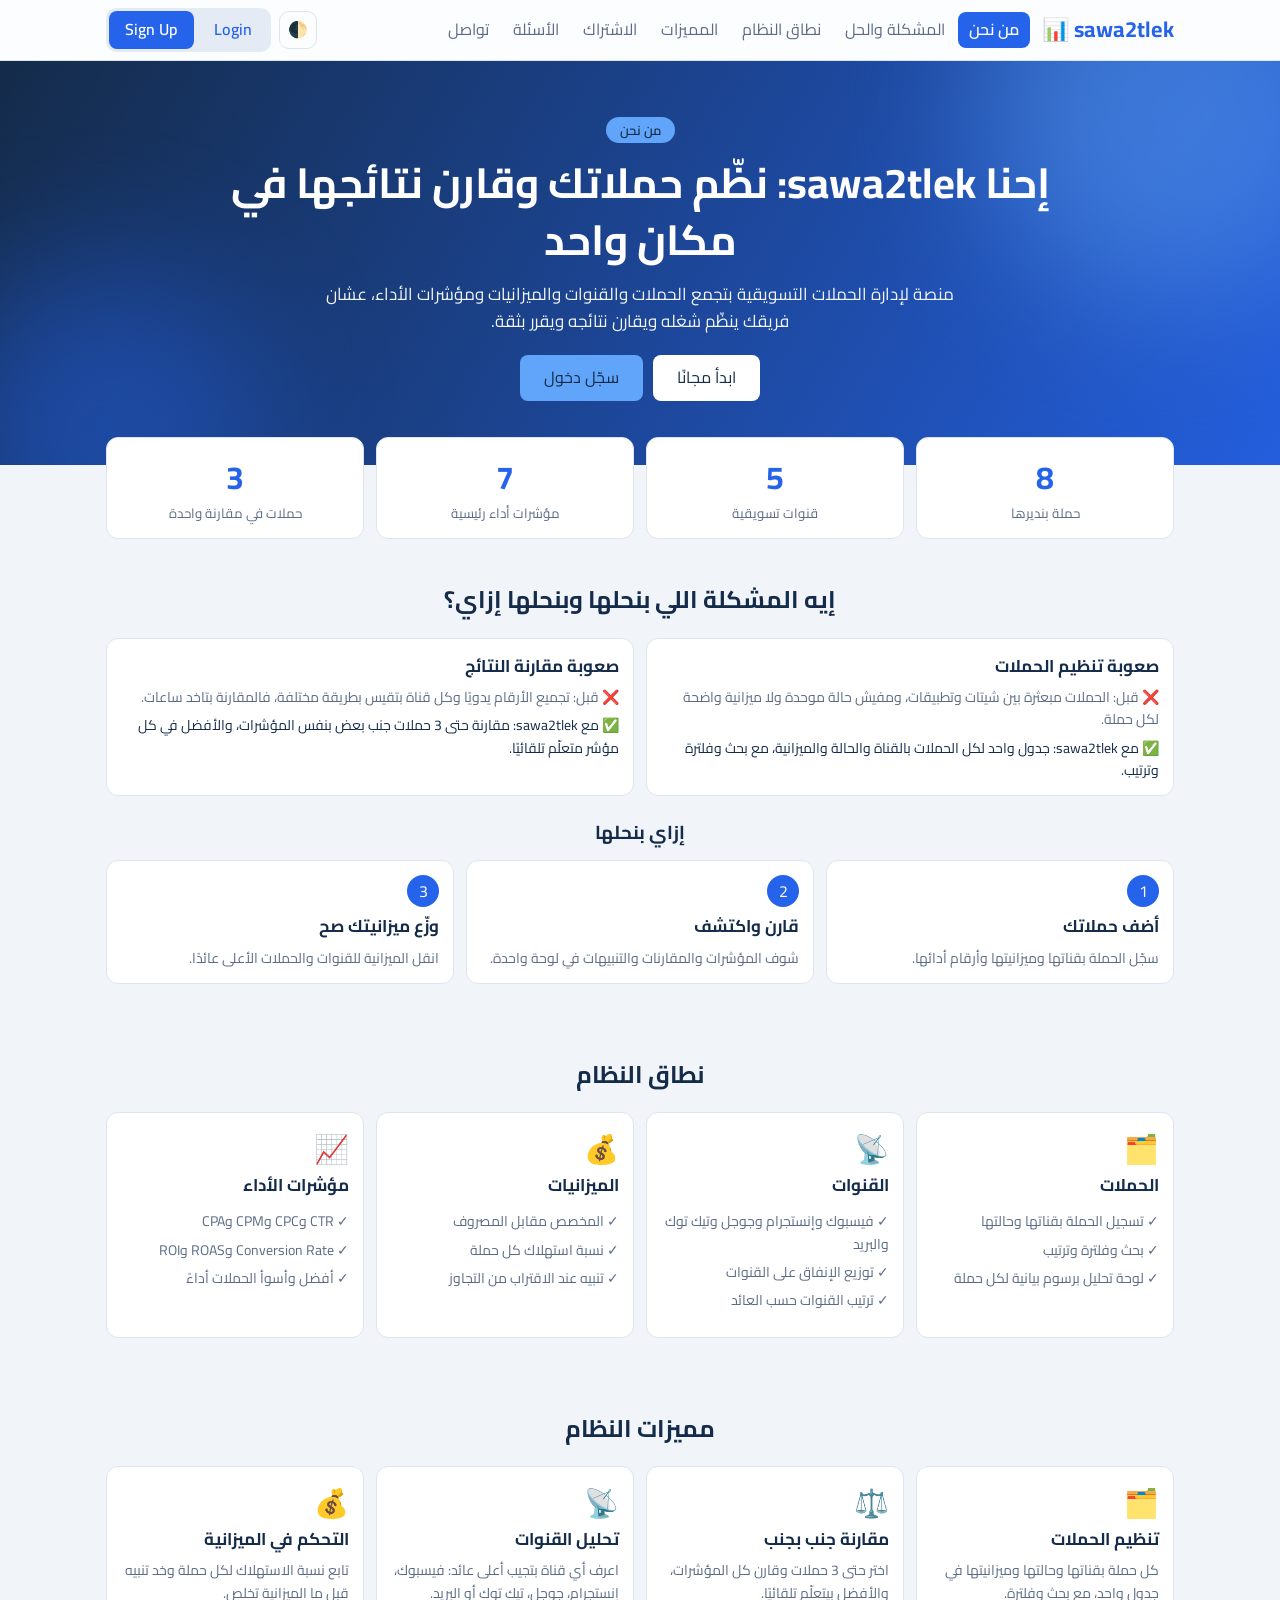
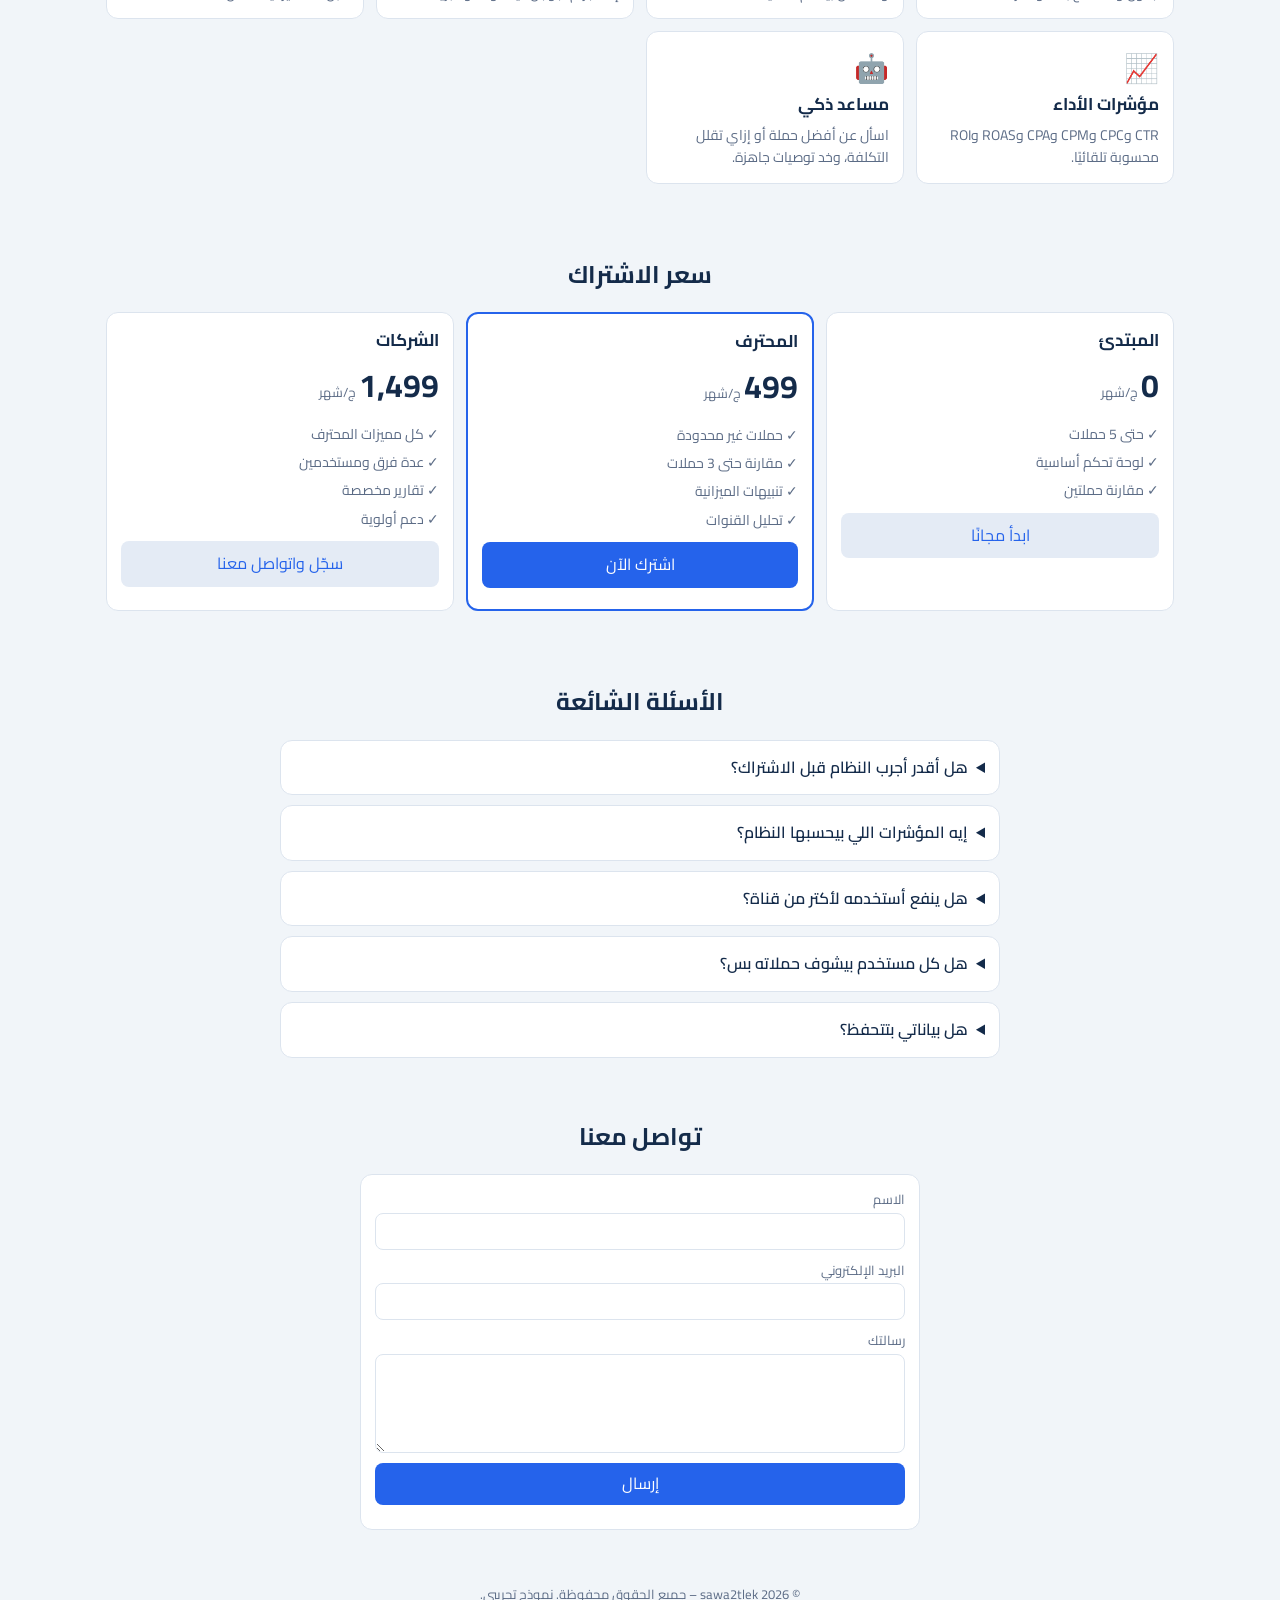
<file: index.html>
<!DOCTYPE html>
<html lang="ar" dir="rtl">
<head>
<meta charset="utf-8">
<meta name="viewport" content="width=device-width, initial-scale=1, viewport-fit=cover">
<script>try{document.documentElement.dataset.theme=localStorage.getItem('s2t_theme')||(matchMedia('(prefers-color-scheme:dark)').matches?'dark':'light')}catch(e){}</script>
<link href="https://fonts.googleapis.com/css2?family=Cairo:wght@400;600;700&display=swap" rel="stylesheet">
<link rel="stylesheet" href="style.css">
<title>sawa2tlek – نظام إدارة الحملات التسويقية</title>
</head>
<body>
<!-- الصفحة الرئيسية (Landing) -->
<header class="lh" id="lh"><div class="wrap">
<a href="index.html" class="logo">📊 sawa2tlek</a>
<nav class="ln" id="ln"><button data-sc="about">من نحن</button><button data-sc="problem">المشكلة والحل</button><button data-sc="scope">نطاق النظام</button><button data-sc="features">المميزات</button><button data-sc="pricing">الاشتراك</button><button data-sc="faq">الأسئلة</button><button data-sc="contact">تواصل</button></nav>
<div class="lr"><button class="ib" data-a="theme" title="Dark / Light">🌓</button><a class="btn g hide" id="lres" href="dashboard.html">فتح النظام</a>
<div class="tabs lt"><a href="login.html">Login</a><a class="su" href="login.html#signup">Sign Up</a></div></div>
</div></header>

<div id="home">
<section class="hero" id="l-about"><div class="wrap">
<span class="tg2">من نحن</span>
<h1>إحنا sawa2tlek: نظّم حملاتك وقارن نتائجها في مكان واحد</h1>
<p>منصة لإدارة الحملات التسويقية بتجمع الحملات والقنوات والميزانيات ومؤشرات الأداء، عشان فريقك ينظّم شغله ويقارن نتائجه ويقرر بثقة.</p>
<div class="cta"><a class="btn wb" href="login.html#signup">ابدأ مجانًا</a><a class="btn sb2" href="login.html">سجّل دخول</a></div>
</div></section>
<section class="wrap cnt"><div class="grid kpis"><div class="card kpi"><b data-count="live">0</b><small>حملة بنديرها</small></div><div class="card kpi"><b data-count="5">0</b><small>قنوات تسويقية</small></div><div class="card kpi"><b data-count="7">0</b><small>مؤشرات أداء رئيسية</small></div><div class="card kpi"><b data-count="3">0</b><small>حملات في مقارنة واحدة</small></div></div></section>
<section class="wrap sec" id="l-problem"><h2 class="sh">إيه المشكلة اللي بنحلها وبنحلها إزاي؟</h2><div class="grid two"><div class="card"><h3>صعوبة تنظيم الحملات</h3><p class="bf">❌ قبل: الحملات مبعثرة بين شيتات وتطبيقات، ومفيش حالة موحدة ولا ميزانية واضحة لكل حملة.</p><p class="af">✅ مع sawa2tlek: جدول واحد لكل الحملات بالقناة والحالة والميزانية، مع بحث وفلترة وترتيب.</p></div><div class="card"><h3>صعوبة مقارنة النتائج</h3><p class="bf">❌ قبل: تجميع الأرقام يدويًا وكل قناة بتقيس بطريقة مختلفة، فالمقارنة بتاخد ساعات.</p><p class="af">✅ مع sawa2tlek: مقارنة حتى 3 حملات جنب بعض بنفس المؤشرات، والأفضل في كل مؤشر متعلّم تلقائيًا.</p></div></div><h3 class="sh2">إزاي بنحلها</h3><div class="grid three"><div class="card"><span class="num">1</span><h3>أضف حملاتك</h3><p>سجّل الحملة بقناتها وميزانيتها وأرقام أدائها.</p></div><div class="card"><span class="num">2</span><h3>قارن واكتشف</h3><p>شوف المؤشرات والمقارنات والتنبيهات في لوحة واحدة.</p></div><div class="card"><span class="num">3</span><h3>وزّع ميزانيتك صح</h3><p>انقل الميزانية للقنوات والحملات الأعلى عائدًا.</p></div></div></section>
<section class="wrap sec" id="l-scope"><h2 class="sh">نطاق النظام</h2><div class="grid four"><div class="card"><div class="ic">🗂️</div><h3>الحملات</h3><ul><li>✓ تسجيل الحملة بقناتها وحالتها</li><li>✓ بحث وفلترة وترتيب</li><li>✓ لوحة تحليل برسوم بيانية لكل حملة</li></ul></div><div class="card"><div class="ic">📡</div><h3>القنوات</h3><ul><li>✓ فيسبوك وإنستجرام وجوجل وتيك توك والبريد</li><li>✓ توزيع الإنفاق على القنوات</li><li>✓ ترتيب القنوات حسب العائد</li></ul></div><div class="card"><div class="ic">💰</div><h3>الميزانيات</h3><ul><li>✓ المخصص مقابل المصروف</li><li>✓ نسبة استهلاك كل حملة</li><li>✓ تنبيه عند الاقتراب من التجاوز</li></ul></div><div class="card"><div class="ic">📈</div><h3>مؤشرات الأداء</h3><ul><li>✓ CTR وCPC وCPM وCPA</li><li>✓ Conversion Rate وROAS وROI</li><li>✓ أفضل وأسوأ الحملات أداءً</li></ul></div></div></section>
<section class="wrap sec" id="l-features"><h2 class="sh">مميزات النظام</h2><div class="grid three"><div class="card"><div class="ic">🗂️</div><h3>تنظيم الحملات</h3><p>كل حملة بقناتها وحالتها وميزانيتها في جدول واحد، مع بحث وفلترة.</p></div><div class="card"><div class="ic">⚖️</div><h3>مقارنة جنب بجنب</h3><p>اختر حتى 3 حملات وقارن كل المؤشرات، والأفضل بيتعلّم تلقائيًا.</p></div><div class="card"><div class="ic">📡</div><h3>تحليل القنوات</h3><p>اعرف أي قناة بتجيب أعلى عائد: فيسبوك، إنستجرام، جوجل، تيك توك أو البريد.</p></div><div class="card"><div class="ic">💰</div><h3>التحكم في الميزانية</h3><p>تابع نسبة الاستهلاك لكل حملة وخد تنبيه قبل ما الميزانية تخلص.</p></div><div class="card"><div class="ic">📈</div><h3>مؤشرات الأداء</h3><p>CTR وCPC وCPM وCPA وROAS وROI محسوبة تلقائيًا.</p></div><div class="card"><div class="ic">🤖</div><h3>مساعد ذكي</h3><p>اسأل عن أفضل حملة أو إزاي تقلل التكلفة، وخد توصيات جاهزة.</p></div></div></section>
<section class="wrap sec" id="l-pricing"><h2 class="sh">سعر الاشتراك</h2><div class="grid three"><div class="card plan"><h3>المبتدئ</h3><div class="pr">0<small> ج/شهر</small></div><ul><li>✓ حتى 5 حملات</li><li>✓ لوحة تحكم أساسية</li><li>✓ مقارنة حملتين</li></ul><a class="btn g" href="login.html#signup">ابدأ مجانًا</a></div><div class="card plan hot"><h3>المحترف</h3><div class="pr">499<small> ج/شهر</small></div><ul><li>✓ حملات غير محدودة</li><li>✓ مقارنة حتى 3 حملات</li><li>✓ تنبيهات الميزانية</li><li>✓ تحليل القنوات</li></ul><a class="btn" href="login.html#signup">اشترك الآن</a></div><div class="card plan"><h3>الشركات</h3><div class="pr">1,499<small> ج/شهر</small></div><ul><li>✓ كل مميزات المحترف</li><li>✓ عدة فرق ومستخدمين</li><li>✓ تقارير مخصصة</li><li>✓ دعم أولوية</li></ul><a class="btn g" href="login.html#signup">سجّل واتواصل معنا</a></div></div></section>
<section class="wrap sec" id="l-faq"><h2 class="sh">الأسئلة الشائعة</h2><div class="faq"><details class="card"><summary>هل أقدر أجرب النظام قبل الاشتراك؟</summary><p>أكيد، اعمل حساب مجاني وهتقدر تضيف حملاتك أو تحمّل بيانات تجريبية.</p></details><details class="card"><summary>إيه المؤشرات اللي بيحسبها النظام؟</summary><p>CTR وCPC وCPM وCPA ومعدل التحويل وROAS وROI.</p></details><details class="card"><summary>هل ينفع أستخدمه لأكتر من قناة؟</summary><p>أيوه، بيدعم فيسبوك وإنستجرام وجوجل وتيك توك والبريد الإلكتروني، وتقدر تقارن بينهم.</p></details><details class="card"><summary>هل كل مستخدم بيشوف حملاته بس؟</summary><p>أيوه، كل حساب ليه حملاته وبياناته الخاصة.</p></details><details class="card"><summary>هل بياناتي بتتحفظ؟</summary><p>في النسخة التجريبية البيانات بتتحفظ على جهازك داخل المتصفح فقط.</p></details></div></section>
<section class="wrap sec" id="l-contact"><h2 class="sh">تواصل معنا</h2>
<form class="card lc" id="lc"><label>الاسم<input name="n" required></label><label>البريد الإلكتروني<input name="e" type="email" required></label><label class="full">رسالتك<textarea name="m" rows="4" required></textarea></label><button class="btn">إرسال</button><p id="lm" class="mut"></p></form></section>
<footer class="ft">© 2026 sawa2tlek – جميع الحقوق محفوظة. نموذج تجريبي.</footer>
</div>


<script src="core.js"></script>
<script src="landing.js"></script>
<script src="fx.js"></script>
</body>
</html>
</file>
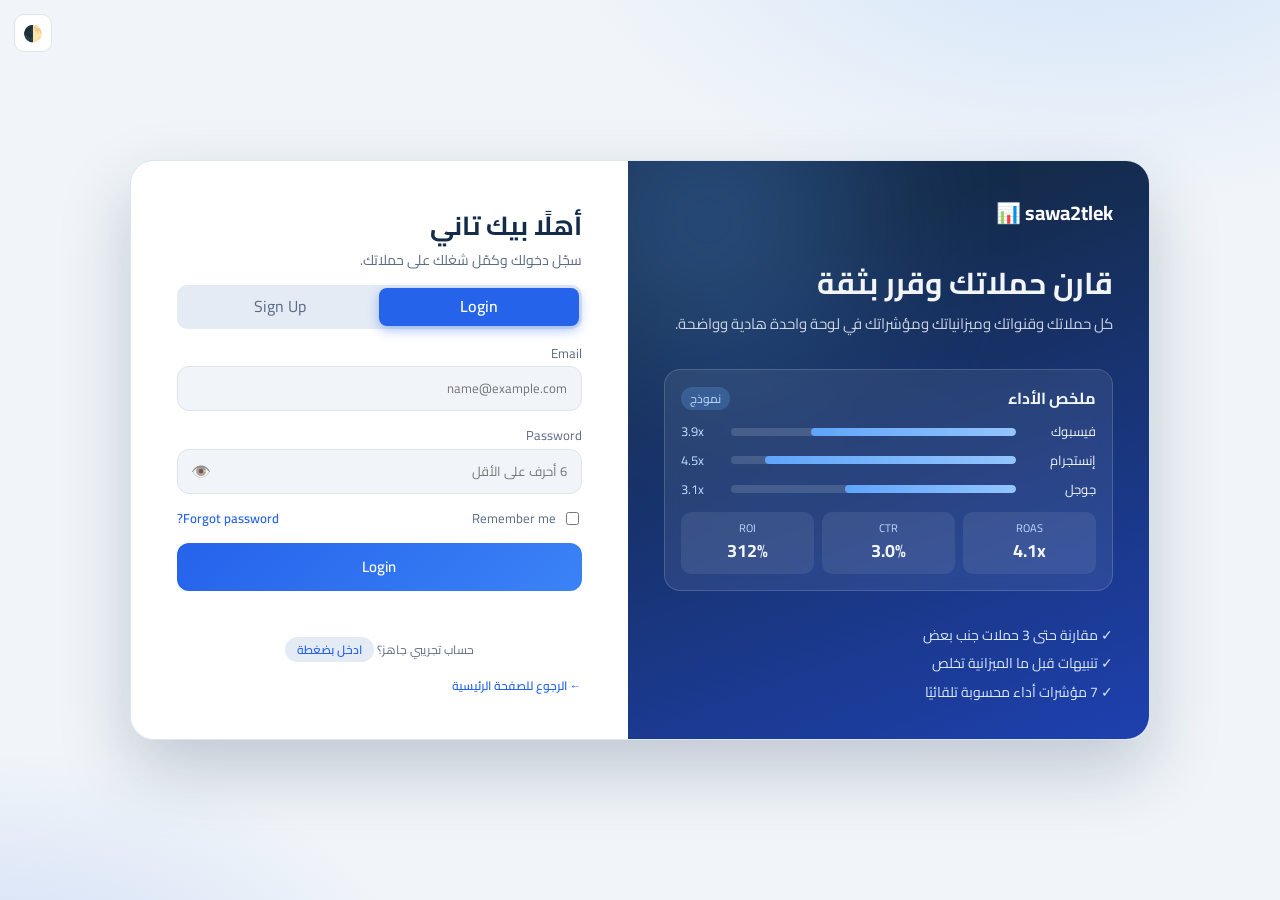
<file: ai.html>
<!DOCTYPE html>
<html lang="ar" dir="rtl">
<head>
<meta charset="utf-8">
<meta name="viewport" content="width=device-width, initial-scale=1, viewport-fit=cover">
<script>try{document.documentElement.dataset.theme=localStorage.getItem('s2t_theme')||(matchMedia('(prefers-color-scheme:dark)').matches?'dark':'light')}catch(e){}</script>
<link href="https://fonts.googleapis.com/css2?family=Cairo:wght@400;600;700&display=swap" rel="stylesheet">
<link rel="stylesheet" href="style.css">
<title>مساعد AI – sawa2tlek</title>
</head>
<body>
<div id="app" class="app">
<aside class="sb" id="sb"></aside>
<div class="main"><header class="top" id="top"></header><main class="content" id="main"></main></div>
<div class="ov" id="ov" data-a="menu"></div>
</div>
<script src="core.js"></script>
<script src="ai.js"></script>
<script src="fx.js"></script>
</body>
</html>
</file>
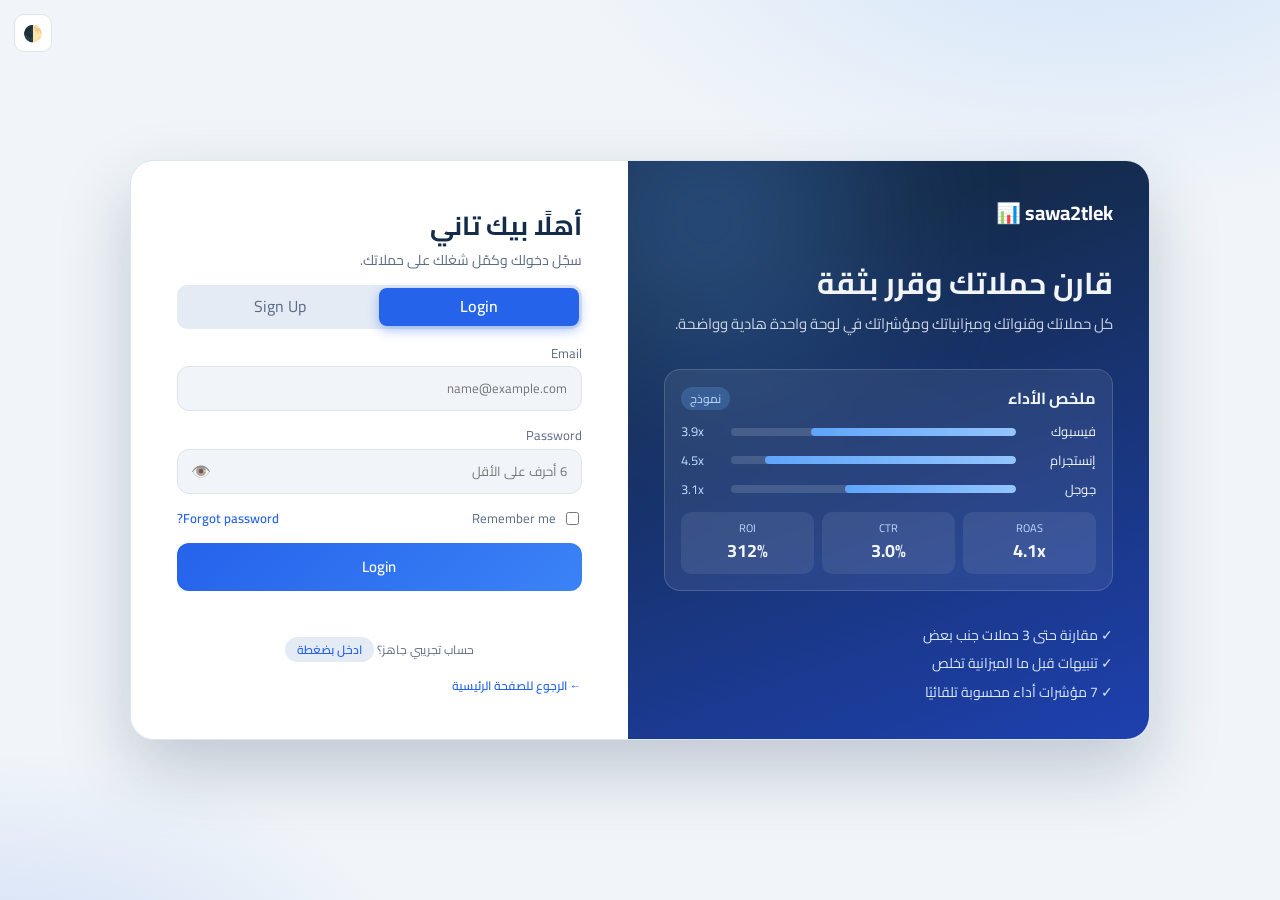
<file: analytics.html>
<!DOCTYPE html>
<html lang="ar" dir="rtl">
<head>
<meta charset="utf-8">
<meta name="viewport" content="width=device-width, initial-scale=1, viewport-fit=cover">
<script>try{document.documentElement.dataset.theme=localStorage.getItem('s2t_theme')||(matchMedia('(prefers-color-scheme:dark)').matches?'dark':'light')}catch(e){}</script>
<link href="https://fonts.googleapis.com/css2?family=Cairo:wght@400;600;700&display=swap" rel="stylesheet">
<link rel="stylesheet" href="style.css">
<title>التحليلات – sawa2tlek</title>
</head>
<body>
<div id="app" class="app">
<aside class="sb" id="sb"></aside>
<div class="main"><header class="top" id="top"></header><main class="content" id="main"></main></div>
<div class="ov" id="ov" data-a="menu"></div>
</div>
<script src="core.js"></script>
<script src="analytics.js"></script>
<script src="fx.js"></script>
</body>
</html>
</file>
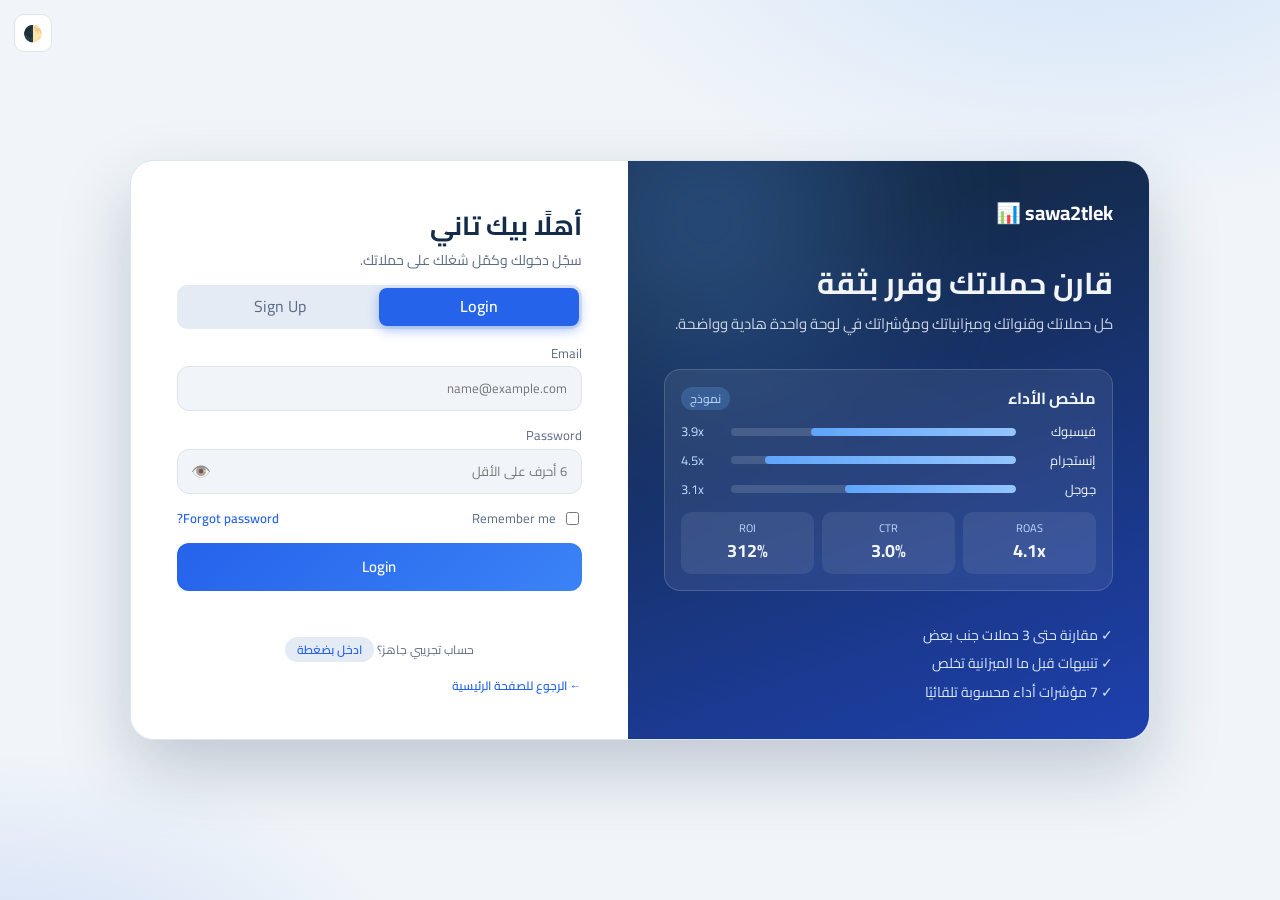
<file: audience.html>
<!DOCTYPE html>
<html lang="ar" dir="rtl">
<head>
<meta charset="utf-8">
<meta name="viewport" content="width=device-width, initial-scale=1, viewport-fit=cover">
<script>try{document.documentElement.dataset.theme=localStorage.getItem('s2t_theme')||(matchMedia('(prefers-color-scheme:dark)').matches?'dark':'light')}catch(e){}</script>
<link href="https://fonts.googleapis.com/css2?family=Cairo:wght@400;600;700&display=swap" rel="stylesheet">
<link rel="stylesheet" href="style.css">
<title>الجمهور – sawa2tlek</title>
</head>
<body>
<div id="app" class="app">
<aside class="sb" id="sb"></aside>
<div class="main"><header class="top" id="top"></header><main class="content" id="main"></main></div>
<div class="ov" id="ov" data-a="menu"></div>
</div>
<script src="core.js"></script>
<script src="audience.js"></script>
<script src="fx.js"></script>
</body>
</html>
</file>
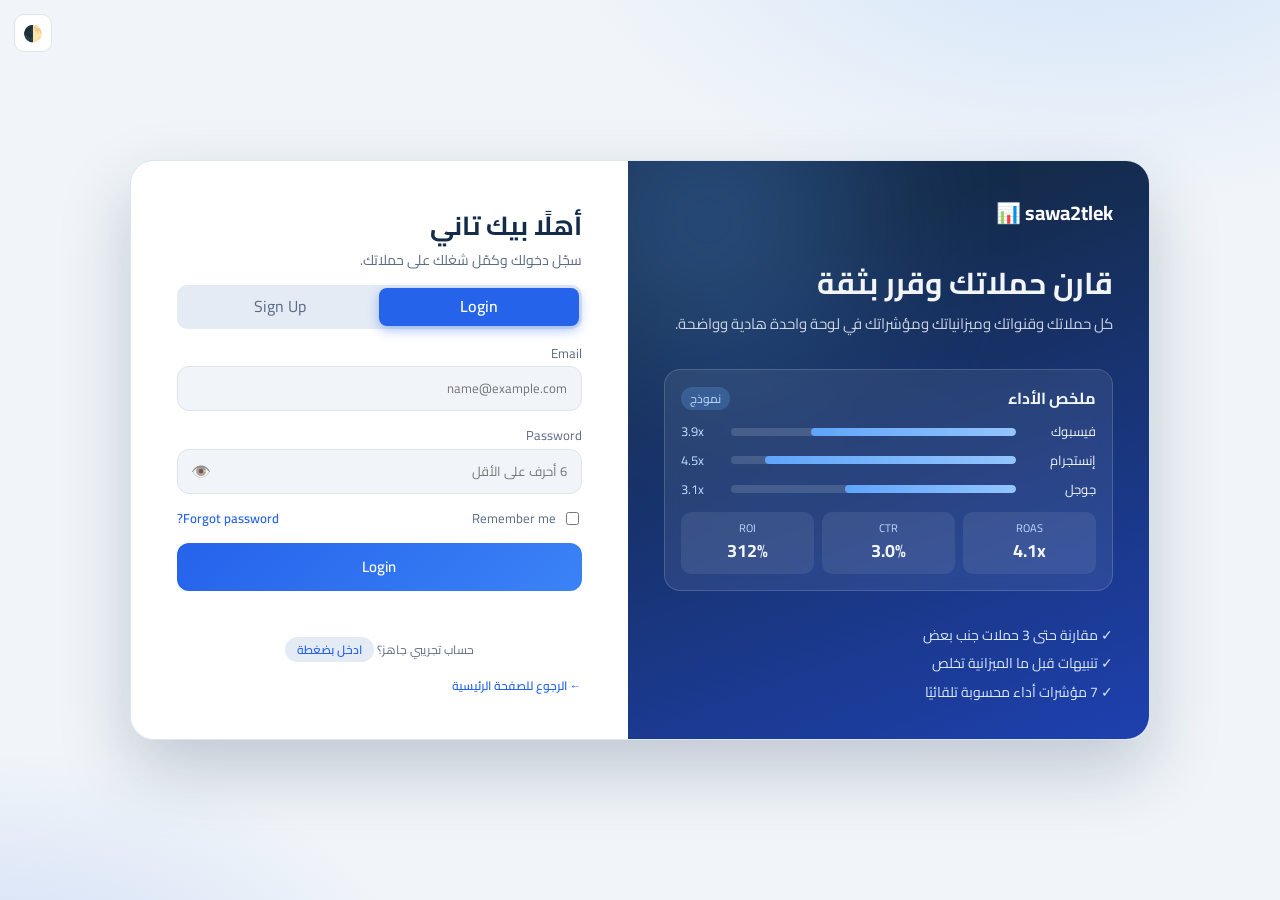
<file: budget.html>
<!DOCTYPE html>
<html lang="ar" dir="rtl">
<head>
<meta charset="utf-8">
<meta name="viewport" content="width=device-width, initial-scale=1, viewport-fit=cover">
<script>try{document.documentElement.dataset.theme=localStorage.getItem('s2t_theme')||(matchMedia('(prefers-color-scheme:dark)').matches?'dark':'light')}catch(e){}</script>
<link href="https://fonts.googleapis.com/css2?family=Cairo:wght@400;600;700&display=swap" rel="stylesheet">
<link rel="stylesheet" href="style.css">
<title>الميزانية – sawa2tlek</title>
</head>
<body>
<div id="app" class="app">
<aside class="sb" id="sb"></aside>
<div class="main"><header class="top" id="top"></header><main class="content" id="main"></main></div>
<div class="ov" id="ov" data-a="menu"></div>
</div>
<script src="core.js"></script>
<script src="budget.js"></script>
<script src="fx.js"></script>
</body>
</html>
</file>
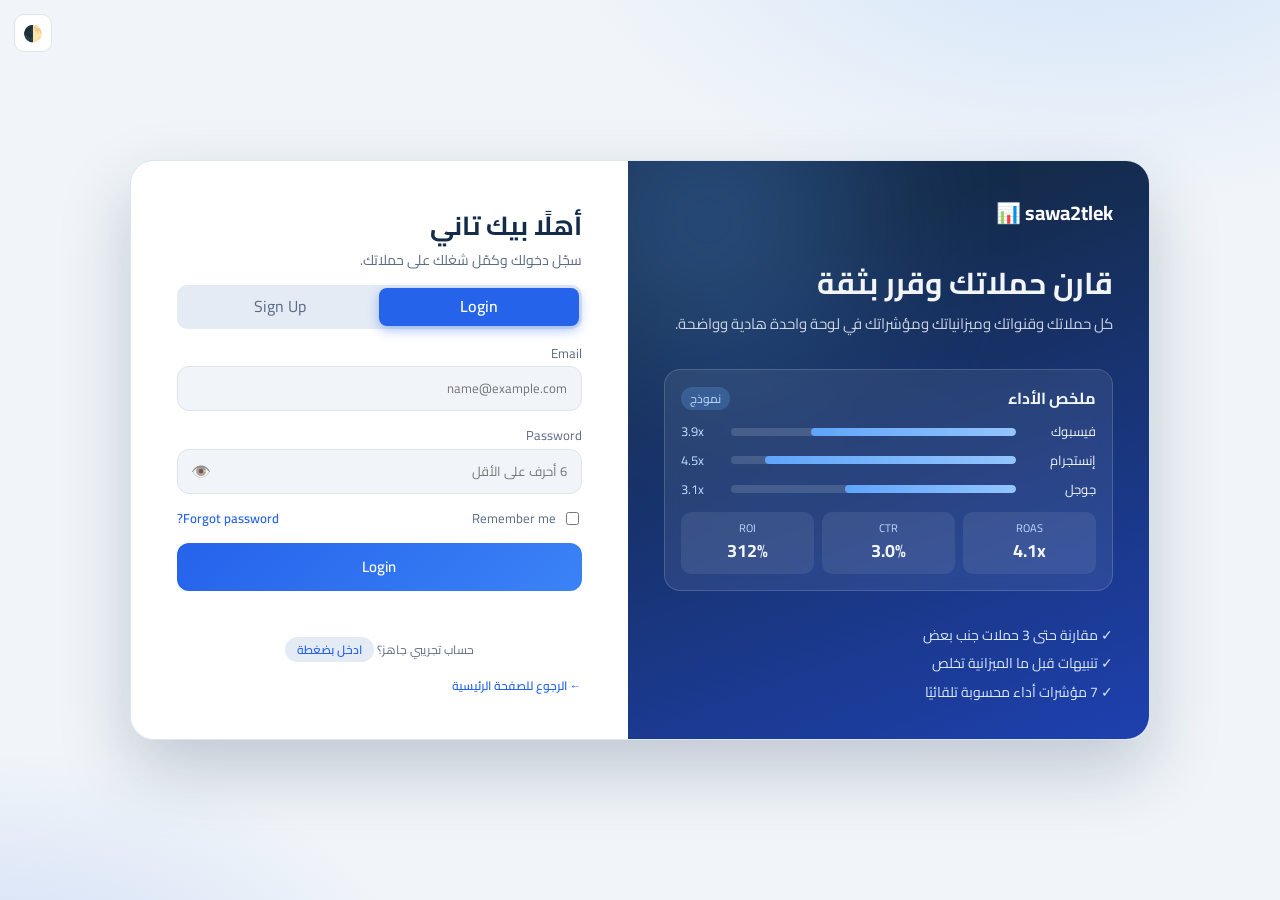
<file: campaign.html>
<!DOCTYPE html>
<html lang="ar" dir="rtl">
<head>
<meta charset="utf-8">
<meta name="viewport" content="width=device-width, initial-scale=1, viewport-fit=cover">
<script>try{document.documentElement.dataset.theme=localStorage.getItem('s2t_theme')||(matchMedia('(prefers-color-scheme:dark)').matches?'dark':'light')}catch(e){}</script>
<link href="https://fonts.googleapis.com/css2?family=Cairo:wght@400;600;700&display=swap" rel="stylesheet">
<link rel="stylesheet" href="style.css">
<title>تفاصيل الحملة – sawa2tlek</title>
</head>
<body>
<div id="app" class="app">
<aside class="sb" id="sb"></aside>
<div class="main"><header class="top" id="top"></header><main class="content" id="main"></main></div>
<div class="ov" id="ov" data-a="menu"></div>
</div>
<script src="core.js"></script>
<script src="campaign.js"></script>
<script src="fx.js"></script>
</body>
</html>
</file>
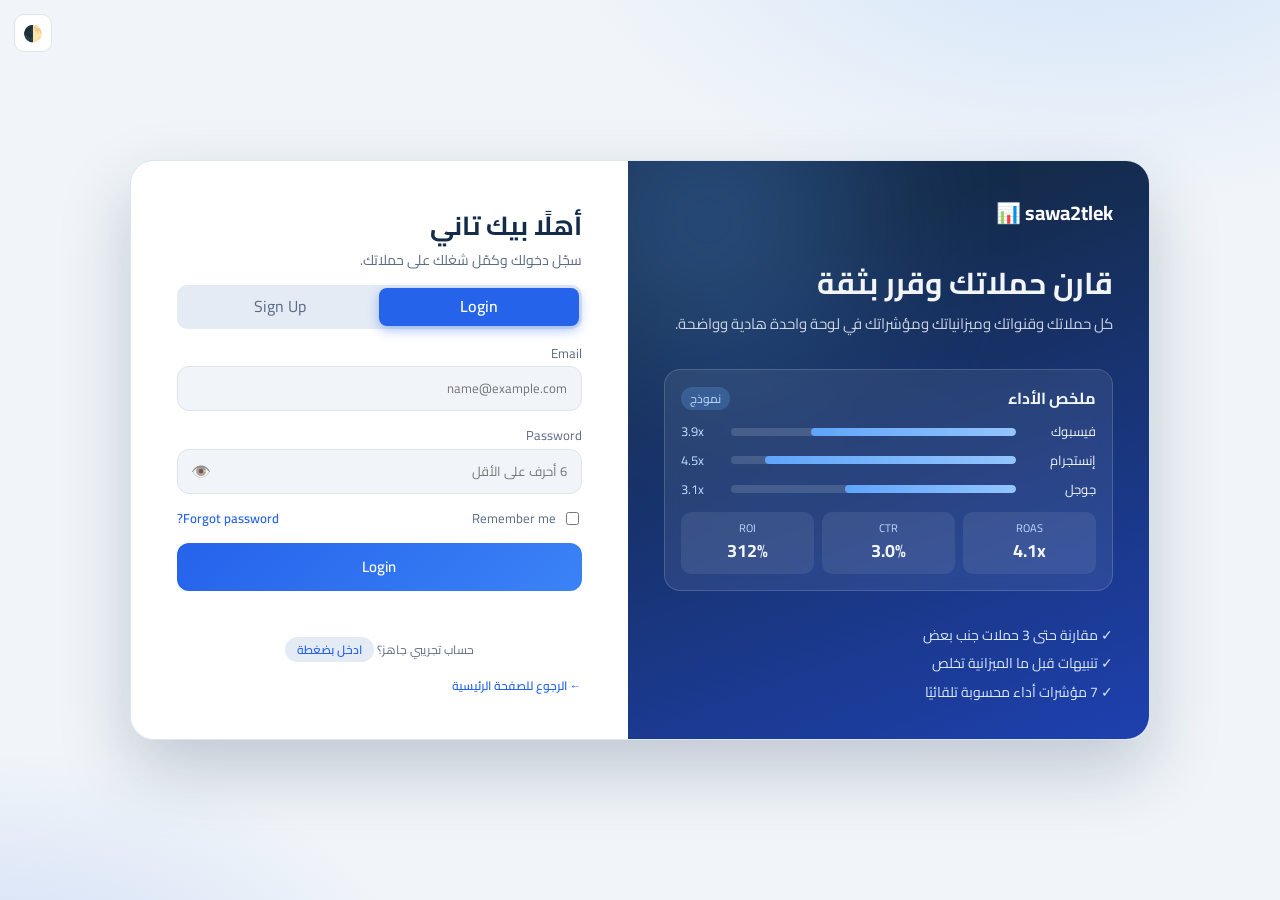
<file: campaigns.html>
<!DOCTYPE html>
<html lang="ar" dir="rtl">
<head>
<meta charset="utf-8">
<meta name="viewport" content="width=device-width, initial-scale=1, viewport-fit=cover">
<script>try{document.documentElement.dataset.theme=localStorage.getItem('s2t_theme')||(matchMedia('(prefers-color-scheme:dark)').matches?'dark':'light')}catch(e){}</script>
<link href="https://fonts.googleapis.com/css2?family=Cairo:wght@400;600;700&display=swap" rel="stylesheet">
<link rel="stylesheet" href="style.css">
<title>الحملات – sawa2tlek</title>
</head>
<body>
<div id="app" class="app">
<aside class="sb" id="sb"></aside>
<div class="main"><header class="top" id="top"></header><main class="content" id="main"></main></div>
<div class="ov" id="ov" data-a="menu"></div>
</div>
<script src="core.js"></script>
<script src="campaigns.js"></script>
<script src="fx.js"></script>
</body>
</html>
</file>
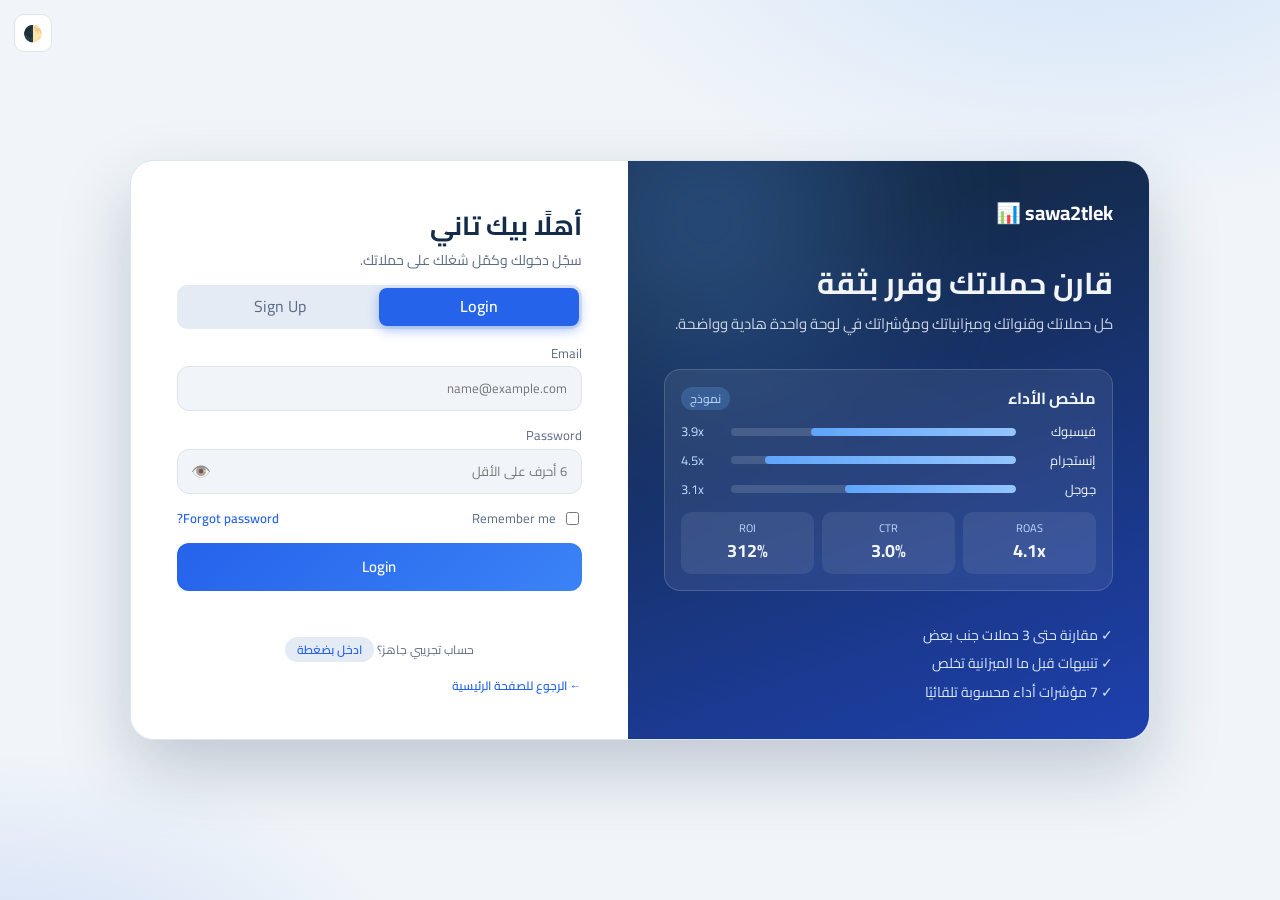
<file: dashboard.html>
<!DOCTYPE html>
<html lang="ar" dir="rtl">
<head>
<meta charset="utf-8">
<meta name="viewport" content="width=device-width, initial-scale=1, viewport-fit=cover">
<script>try{document.documentElement.dataset.theme=localStorage.getItem('s2t_theme')||(matchMedia('(prefers-color-scheme:dark)').matches?'dark':'light')}catch(e){}</script>
<link href="https://fonts.googleapis.com/css2?family=Cairo:wght@400;600;700&display=swap" rel="stylesheet">
<link rel="stylesheet" href="style.css">
<title>لوحة التحكم – sawa2tlek</title>
</head>
<body>
<div id="app" class="app">
<aside class="sb" id="sb"></aside>
<div class="main"><header class="top" id="top"></header><main class="content" id="main"></main></div>
<div class="ov" id="ov" data-a="menu"></div>
</div>
<script src="core.js"></script>
<script src="dashboard.js"></script>
<script src="fx.js"></script>
</body>
</html>
</file>
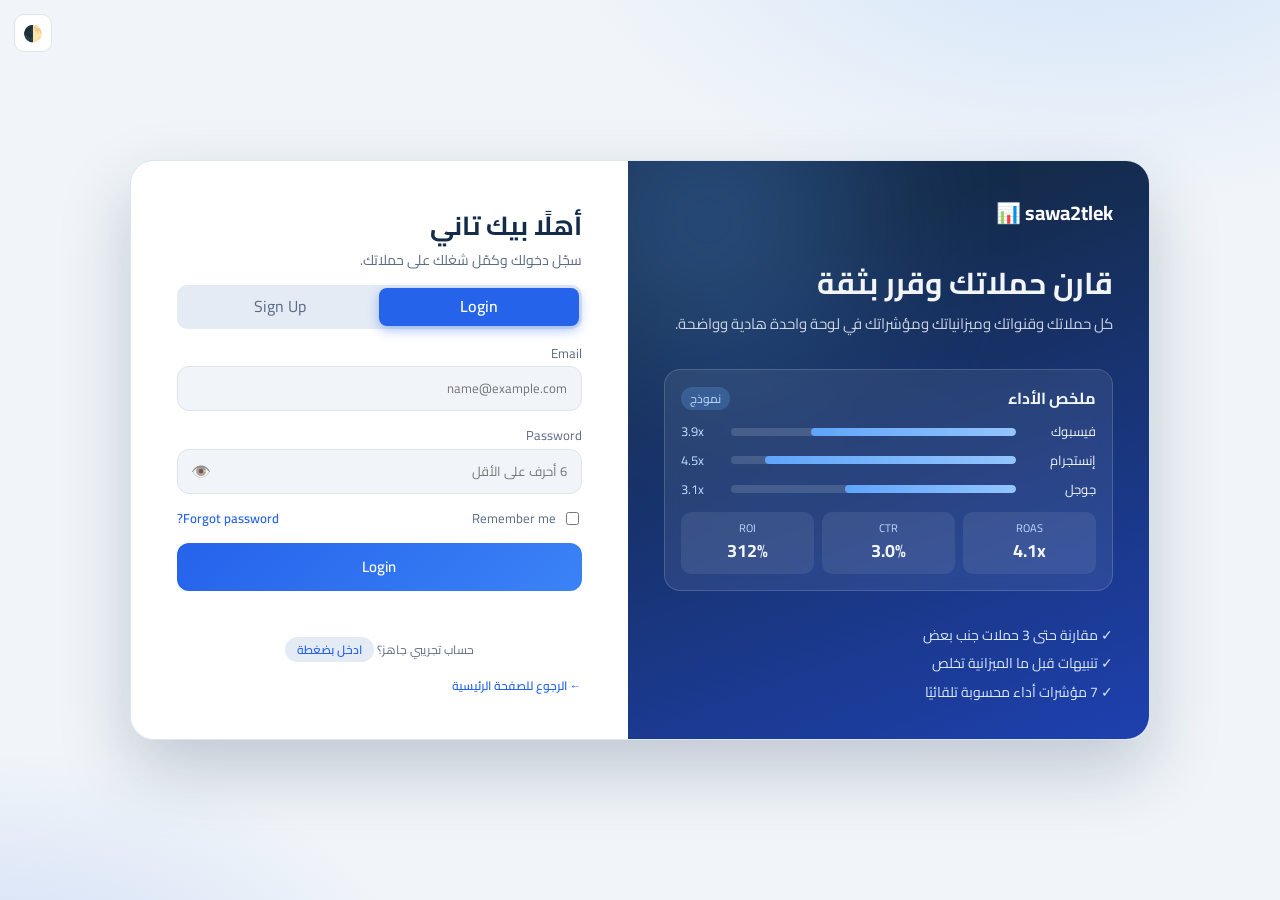
<file: login.html>
<!DOCTYPE html>
<html lang="ar" dir="rtl">
<head>
<meta charset="utf-8">
<meta name="viewport" content="width=device-width, initial-scale=1, viewport-fit=cover">
<script>try{document.documentElement.dataset.theme=localStorage.getItem('s2t_theme')||(matchMedia('(prefers-color-scheme:dark)').matches?'dark':'light')}catch(e){}</script>
<link href="https://fonts.googleapis.com/css2?family=Cairo:wght@400;600;700&display=swap" rel="stylesheet">
<link rel="stylesheet" href="style.css">
<title>تسجيل الدخول – sawa2tlek</title>
</head>
<body>
<div id="auth" class="auth">
<button type="button" class="ib th0" data-a="theme" title="Dark / Light">🌓</button>
<div class="ashell">
<aside class="ap">
<a href="index.html" class="alogo">📊 sawa2tlek</a>
<div><h2>قارن حملاتك وقرر بثقة</h2><p>كل حملاتك وقنواتك وميزانياتك ومؤشراتك في لوحة واحدة هادية وواضحة.</p></div>
<div class="apv" aria-hidden="true">
<div class="apt"><b>ملخص الأداء</b><span class="tag">نموذج</span></div>
<div class="abr"><span>فيسبوك</span><div><i style="--w:72%"></i></div><em>3.9x</em></div>
<div class="abr"><span>إنستجرام</span><div><i style="--w:88%"></i></div><em>4.5x</em></div>
<div class="abr"><span>جوجل</span><div><i style="--w:60%"></i></div><em>3.1x</em></div>
<div class="ach"><div><small>ROAS</small><b>4.1x</b></div><div><small>CTR</small><b>3.0%</b></div><div><small>ROI</small><b>312%</b></div></div>
</div>
<ul class="apts"><li>✓ مقارنة حتى 3 حملات جنب بعض</li><li>✓ تنبيهات قبل ما الميزانية تخلص</li><li>✓ 7 مؤشرات أداء محسوبة تلقائيًا</li></ul>
</aside>
<form class="card ab" id="af" data-m="in">
<a href="index.html" class="alogo m">📊 sawa2tlek</a>
<div class="ah"><h1 id="ah">أهلًا بيك تاني</h1><p class="mut" id="as">سجّل دخولك وكمّل شغلك على حملاتك.</p></div>
<div class="tabs"><button type="button" class="on" data-m="in">Login</button><button type="button" data-m="up">Sign Up</button></div>
<label id="nl" class="hide">الاسم<input name="n" autocomplete="name" placeholder="اسمك"></label>
<label>Email<input name="e" type="email" required autocomplete="email" placeholder="name@example.com"></label>
<label>Password<span class="pw"><input name="p" type="password" required minlength="6" autocomplete="current-password" placeholder="6 أحرف على الأقل"><button type="button" class="eye" data-a="eye" title="إظهار / إخفاء" aria-label="إظهار أو إخفاء كلمة المرور">👁️</button></span><small class="cap" id="cap">⚠ Caps Lock شغّال</small></label>
<div class="onlyup sgw"><div class="sg" id="sg" data-s="0"><i></i><i></i><i></i><i></i></div><small class="mut" id="sgt"></small></div>
<label id="cl" class="hide">Confirm Password<input name="p2" type="password" autocomplete="new-password"></label>
<div class="row" id="rr"><label class="ck"><input type="checkbox" name="r"> Remember me</label><a href="#" id="fp" class="lk">Forgot password?</a></div>
<button class="btn" id="ab">Login</button>
<p id="am" role="status"></p>
<div class="mut sm dh" id="dh">حساب تجريبي جاهز؟ <button type="button" class="demo" data-a="demo">ادخل بضغطة</button></div>
<a href="index.html" class="lk sm">← الرجوع للصفحة الرئيسية</a>
</form>
</div>
</div>
<script src="core.js"></script>
<script src="auth.js"></script>
<script src="fx.js"></script>
</body>
</html>
</file>
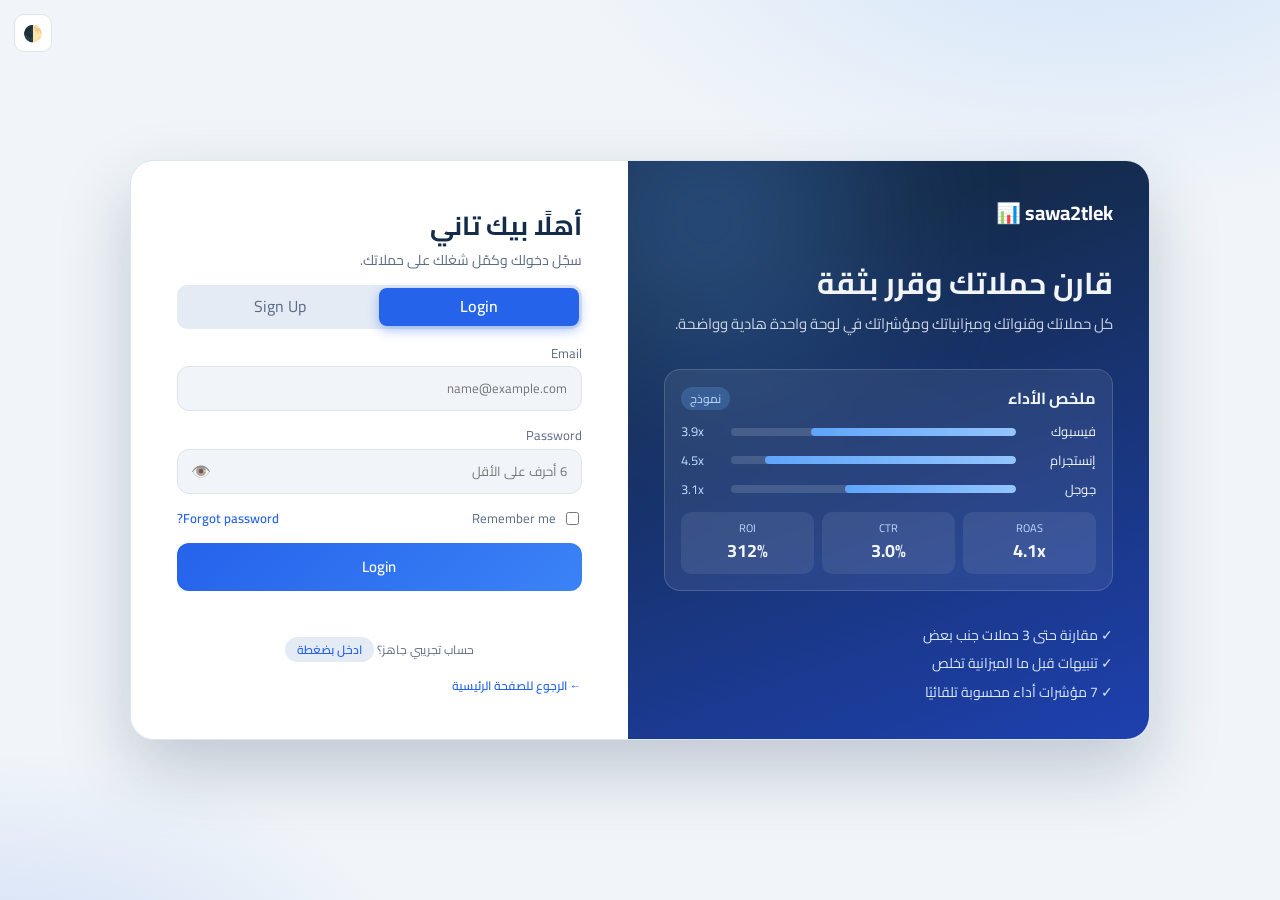
<file: new-campaign.html>
<!DOCTYPE html>
<html lang="ar" dir="rtl">
<head>
<meta charset="utf-8">
<meta name="viewport" content="width=device-width, initial-scale=1, viewport-fit=cover">
<script>try{document.documentElement.dataset.theme=localStorage.getItem('s2t_theme')||(matchMedia('(prefers-color-scheme:dark)').matches?'dark':'light')}catch(e){}</script>
<link href="https://fonts.googleapis.com/css2?family=Cairo:wght@400;600;700&display=swap" rel="stylesheet">
<link rel="stylesheet" href="style.css">
<title>حملة جديدة – sawa2tlek</title>
</head>
<body>
<div id="app" class="app">
<aside class="sb" id="sb"></aside>
<div class="main"><header class="top" id="top"></header><main class="content" id="main"></main></div>
<div class="ov" id="ov" data-a="menu"></div>
</div>
<script src="core.js"></script>
<script src="new-campaign.js"></script>
<script src="fx.js"></script>
</body>
</html>
</file>
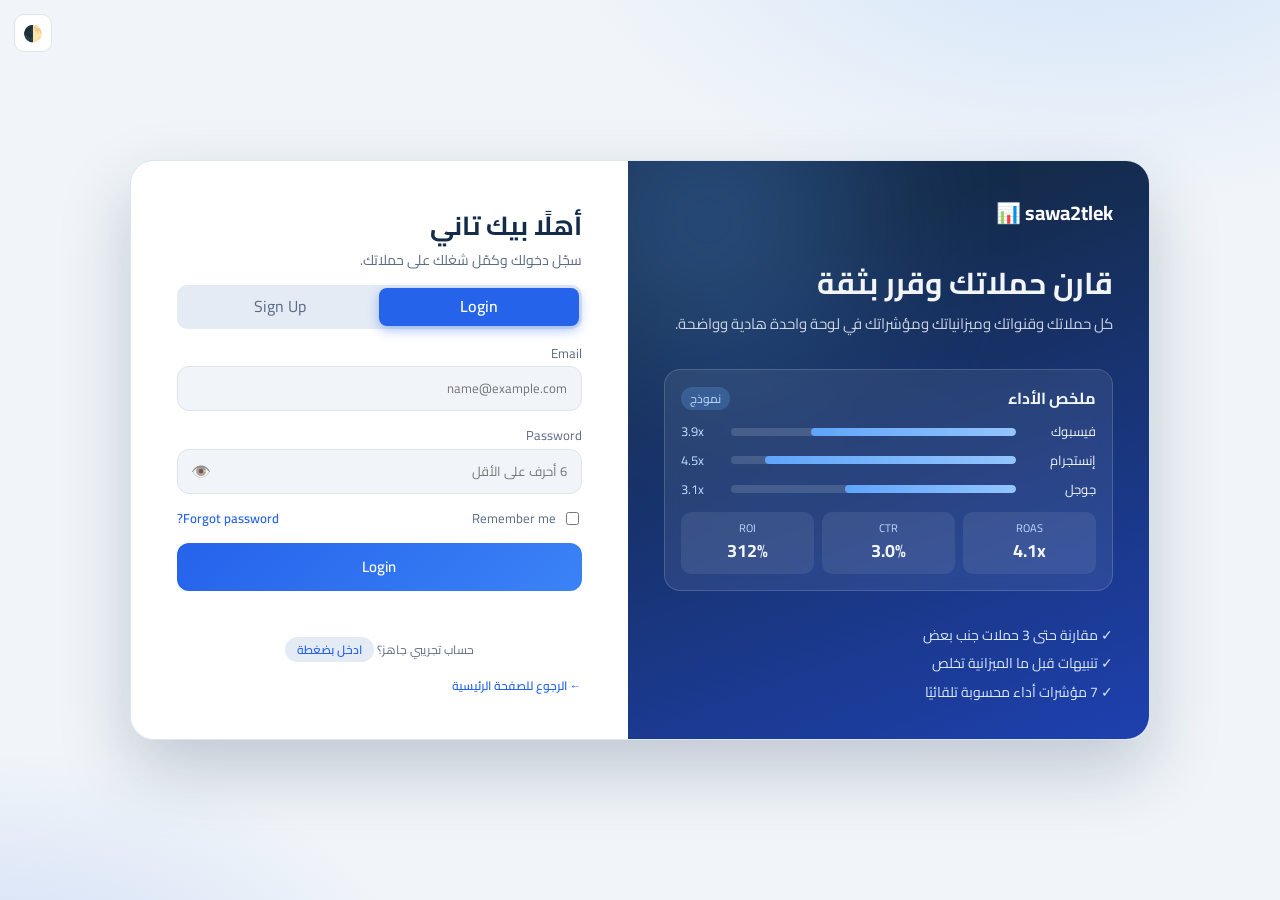
<file: reports.html>
<!DOCTYPE html>
<html lang="ar" dir="rtl">
<head>
<meta charset="utf-8">
<meta name="viewport" content="width=device-width, initial-scale=1, viewport-fit=cover">
<script>try{document.documentElement.dataset.theme=localStorage.getItem('s2t_theme')||(matchMedia('(prefers-color-scheme:dark)').matches?'dark':'light')}catch(e){}</script>
<link href="https://fonts.googleapis.com/css2?family=Cairo:wght@400;600;700&display=swap" rel="stylesheet">
<link rel="stylesheet" href="style.css">
<title>التقارير – sawa2tlek</title>
</head>
<body>
<div id="app" class="app">
<aside class="sb" id="sb"></aside>
<div class="main"><header class="top" id="top"></header><main class="content" id="main"></main></div>
<div class="ov" id="ov" data-a="menu"></div>
</div>
<script src="core.js"></script>
<script src="reports.js"></script>
<script src="fx.js"></script>
</body>
</html>
</file>
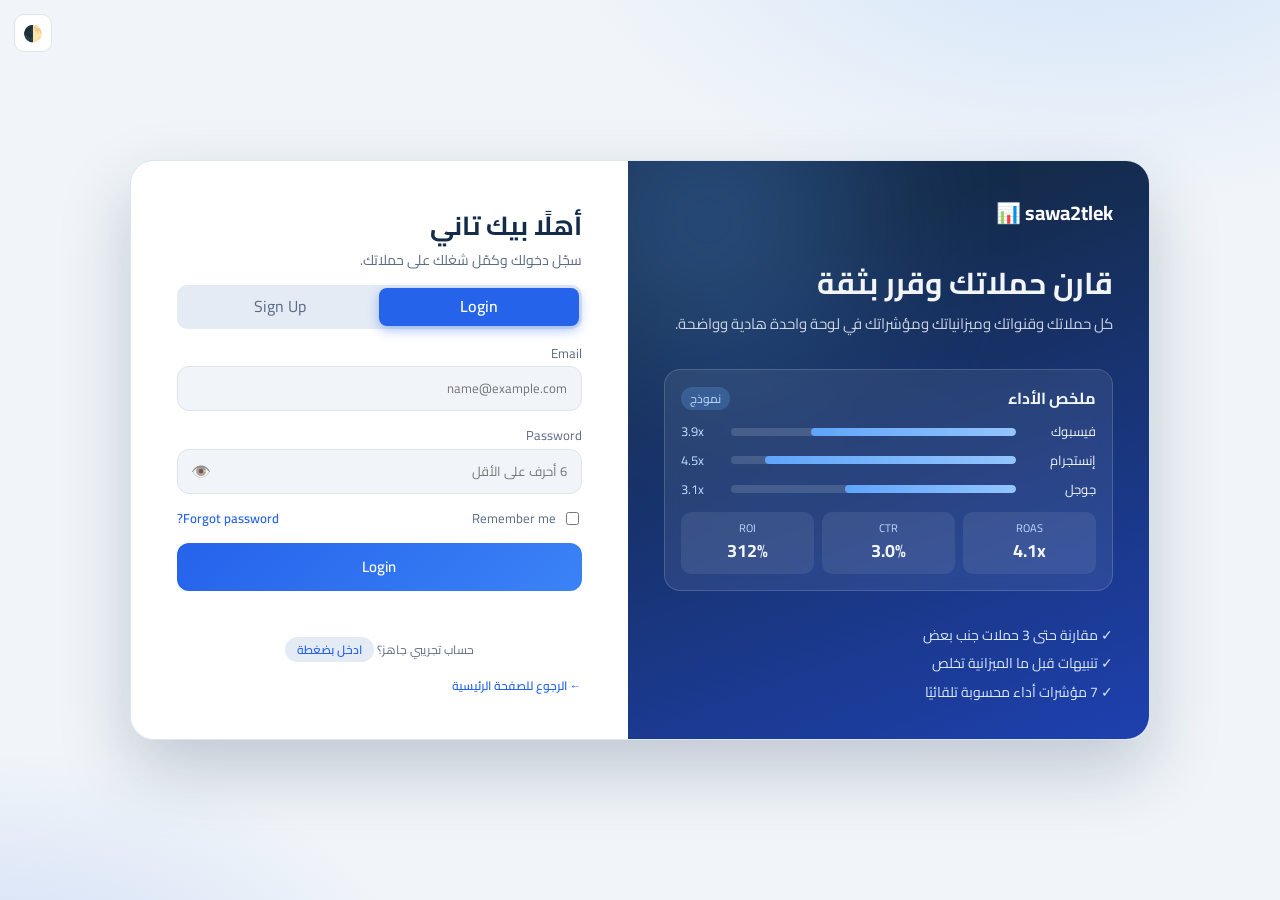
<file: settings.html>
<!DOCTYPE html>
<html lang="ar" dir="rtl">
<head>
<meta charset="utf-8">
<meta name="viewport" content="width=device-width, initial-scale=1, viewport-fit=cover">
<script>try{document.documentElement.dataset.theme=localStorage.getItem('s2t_theme')||(matchMedia('(prefers-color-scheme:dark)').matches?'dark':'light')}catch(e){}</script>
<link href="https://fonts.googleapis.com/css2?family=Cairo:wght@400;600;700&display=swap" rel="stylesheet">
<link rel="stylesheet" href="style.css">
<title>الإعدادات – sawa2tlek</title>
</head>
<body>
<div id="app" class="app">
<aside class="sb" id="sb"></aside>
<div class="main"><header class="top" id="top"></header><main class="content" id="main"></main></div>
<div class="ov" id="ov" data-a="menu"></div>
</div>
<script src="core.js"></script>
<script src="settings.js"></script>
<script src="fx.js"></script>
</body>
</html>
</file>
<file: style.css>
/* الباليت: #FFFFFF #F1F5F9 #60A5FA #2563EB #142B4A */
:root{--bg:#F1F5F9;--card:#FFFFFF;--tx:#142B4A;--mut:#5C6C86;--bd:#DCE4EE;--pri:#2563EB;--lk:#2563EB;--pri2:#E4EBF5;--sky:#60A5FA;--ink:#142B4A;--bar:#2563EB;--sbg:#142B4A;--ok:#16A34A;--warn:#D97706;--bad:#DC2626;color-scheme:light;box-sizing:border-box;padding-top:env(safe-area-inset-top,0px);padding-bottom:env(safe-area-inset-bottom,0px)}
:root[data-theme=dark]{--bg:#142B4A;--card:color-mix(in srgb,#F1F5F9 7%,#142B4A);--tx:#F1F5F9;--mut:color-mix(in srgb,#F1F5F9 68%,#142B4A);--bd:color-mix(in srgb,#F1F5F9 15%,#142B4A);--lk:#60A5FA;--pri2:color-mix(in srgb,#60A5FA 18%,#142B4A);--ink:#F1F5F9;--bar:#60A5FA;--sbg:color-mix(in srgb,#F1F5F9 7%,#142B4A);--ok:#4ADE80;--warn:#FBBF24;--bad:#F87171;color-scheme:dark}
*{box-sizing:border-box}
body{margin:0;background:var(--bg);color:var(--tx);font-family:Cairo,Tahoma,"Segoe UI",sans-serif;line-height:1.6}
.hide{display:none!important}
h1{font-size:22px;margin:0}.kpi small i{display:block}
h1 i,h2 i,.kpi small i{font-size:12px;color:var(--mut);font-weight:400;font-style:normal}
h2{font-size:16px;margin:0 0 10px}
.mut{color:var(--mut)}.sm{font-size:12px}
a.lk{color:var(--lk);text-decoration:none;font-weight:600}
input,select,textarea{font:inherit;background:var(--card);color:var(--tx);border:1px solid var(--bd);border-radius:8px;padding:7px 10px;min-width:0;width:100%}
label{display:flex;flex-direction:column;gap:3px;font-size:13px;color:var(--mut)}
.btn{background:var(--pri);color:#fff;border:0;border-radius:8px;padding:8px 16px;font:inherit;cursor:pointer;white-space:nowrap}
.btn.g{background:var(--pri2);color:var(--lk)}
.ib{background:none;border:1px solid var(--bd);color:var(--tx);border-radius:10px;width:38px;height:38px;cursor:pointer;font-size:16px;position:relative}
/* auth */
.auth{min-height:100vh;display:grid;place-items:center;padding:16px;background:linear-gradient(135deg,#142B4A,#2563EB)}
.th0{position:fixed;top:14px;inset-inline-end:14px;background:#F1F5F9;border:0}
.ab{width:min(400px,100%);display:grid;gap:12px;padding:24px}
.logo{font-weight:700;font-size:22px;color:var(--lk);direction:ltr;text-align:center}
.ab .mut{text-align:center;margin:-6px 0 0}
.tabs{display:grid;grid-template-columns:1fr 1fr;background:var(--pri2);border-radius:10px;padding:3px}
.tabs button{border:0;background:none;color:var(--mut);font:inherit;padding:6px;border-radius:8px;cursor:pointer}
.tabs button.on{background:var(--pri);color:#fff;font-weight:600}
.row{display:flex;justify-content:space-between;align-items:center;gap:8px;font-size:13px}
.ck{flex-direction:row;align-items:center;gap:6px}.ck input{width:auto}
#am{margin:0;font-size:13px;min-height:18px}
/* layout */
.app{display:flex;min-height:100vh}
.sb{width:236px;flex:none;background:var(--sbg);color:#F1F5F9;padding:16px 12px;position:sticky;top:0;height:100vh;overflow:auto;display:flex;flex-direction:column;gap:4px;border-inline-end:1px solid var(--bd)}
.sb .logo{color:#F1F5F9;text-align:start;padding:4px 10px 14px}
.sb button{display:flex;gap:10px;align-items:center;background:none;border:0;color:#F1F5F9;font:inherit;padding:9px 12px;border-radius:10px;cursor:pointer;text-align:start;opacity:.85}
.sb button:hover{background:rgba(241,245,249,.1);opacity:1}
.sb button.on{background:#2563EB;color:#fff;font-weight:600;opacity:1}
.main{flex:1;min-width:0;display:flex;flex-direction:column}
.top{position:sticky;top:env(safe-area-inset-top,0px);z-index:8;display:flex;align-items:center;gap:10px;padding:10px 20px;background:var(--card);border-bottom:1px solid var(--bd)}
.top .sp{flex:1}.top .ib.mn{display:none}
.sbx{position:relative;flex:1;max-width:420px}
.badge{position:absolute;top:-5px;inset-inline-start:-5px;background:var(--bad);color:#fff;border-radius:10px;font-size:10px;padding:0 5px}
.av{background:var(--pri);color:#fff;border:0;border-radius:50%;width:38px;height:38px;font:inherit;cursor:pointer;font-weight:700}
.dd{position:absolute;top:44px;inset-inline-end:0;width:min(320px,90vw);background:var(--card);border:1px solid var(--bd);border-radius:12px;padding:10px;box-shadow:0 8px 24px #0003;z-index:9;text-align:start}
.sbx .dd{inset-inline-end:auto;inset-inline-start:0;width:100%}
.dd .li{padding:7px 4px}.dd button.li{display:block;width:100%;background:none;border:0;color:var(--tx);font:inherit;text-align:start;cursor:pointer;border-radius:8px}
.dd button.li:hover{background:var(--pri2)}
.rel{position:relative}
.content{padding:20px;width:100%;max-width:1200px;margin:0 auto}
.ph{display:flex;justify-content:space-between;align-items:center;gap:10px;flex-wrap:wrap;margin-bottom:16px}
.acts{display:flex;gap:8px;flex-wrap:wrap}
.ov{display:none}
@media(max-width:860px){.sb{position:fixed;inset-block:0;inset-inline-start:0;z-index:30;transform:translateX(100%);transition:transform .2s}.sb.open{transform:none}.ov.on{display:block;position:fixed;inset:0;background:#0008;z-index:20}.top .ib.mn{display:block}.content{padding:14px}}
/* components */
.grid{display:grid;gap:12px;margin-bottom:12px}
.kpis{grid-template-columns:repeat(auto-fit,minmax(125px,1fr))}
.two{grid-template-columns:repeat(auto-fit,minmax(320px,1fr))}
.three{grid-template-columns:repeat(auto-fit,minmax(240px,1fr))}
.card{background:var(--card);border:1px solid var(--bd);border-radius:12px;padding:14px;min-width:0;margin-bottom:12px}
.grid>.card{margin-bottom:0}
.kpi small{color:var(--mut);display:block}.kpi b{font-size:22px}.kpi em{font-size:12px;color:var(--mut);font-style:normal;display:block}
.bar{display:flex;align-items:center;gap:8px;margin:7px 0;font-size:13px}
.bar .l{width:130px;flex:none;overflow:hidden;text-overflow:ellipsis;white-space:nowrap}
.bar .t{flex:1;background:var(--pri2);border-radius:6px;height:12px;overflow:hidden}
.bar .t i{display:block;height:100%;background:var(--bar);border-radius:6px}
.bar .t i.sp{background:var(--sky)}.bar .t i.rev{background:var(--ink)}.bar .t i.warn{background:var(--warn)}.bar .t i.bad{background:var(--bad)}
.bar .v{width:60px;text-align:end;color:var(--mut);flex:none}
.mini{display:inline-block;width:60px;height:8px;background:var(--pri2);border-radius:4px;vertical-align:middle}.mini i{display:block;height:100%;background:var(--bar);border-radius:4px}
.scroll{overflow-x:auto}
table{width:100%;border-collapse:collapse;font-size:14px;min-width:560px}
th,td{padding:9px 8px;text-align:start;border-bottom:1px solid var(--bd);white-space:nowrap}
th{color:var(--mut);font-weight:600}
.tag{padding:2px 9px;border-radius:20px;font-size:12px;background:var(--pri2);color:var(--lk)}
.s-نشطة{color:var(--ok)}.s-متوقفة{color:var(--warn)}.s-منتهية{color:var(--mut)}
.good{color:var(--ok);font-weight:700}.mid{color:var(--warn);font-weight:700}.low{color:var(--bad);font-weight:700}
.ins{background:var(--pri2);border-radius:10px;padding:9px 13px;margin-bottom:8px;font-size:14px}
.ins.warn{border-inline-start:4px solid var(--warn)}.ins.bad{border-inline-start:4px solid var(--bad)}
.li{display:flex;justify-content:space-between;gap:8px;padding:6px 0;border-bottom:1px solid var(--bd);font-size:14px}
.tools{display:flex;gap:8px;flex-wrap:wrap;margin-bottom:12px}.tools>*{flex:1;min-width:130px}.tools .btn{flex:none}
.chips{display:flex;gap:8px;flex-wrap:wrap;margin:8px 0 12px;align-items:center}
.chip{border:1px solid var(--bd);background:var(--card);color:var(--tx);border-radius:20px;padding:4px 12px;font:inherit;font-size:13px;cursor:pointer}
.chip.on{background:var(--pri);color:#fff;border-color:var(--pri)}
.info{display:grid;grid-template-columns:repeat(auto-fit,minmax(150px,1fr));gap:10px}.info small{display:block;color:var(--mut)}
.f{display:grid;grid-template-columns:1fr 1fr;gap:12px}.f .full{grid-column:1/-1}@media(max-width:600px){.f{grid-template-columns:1fr}}
.fn{margin:0 auto;border-radius:8px;padding:8px 12px;text-align:center;color:#fff;font-size:14px}
.fr{text-align:center;color:var(--mut);font-size:12px;padding:3px 0}
.dn{display:flex;align-items:center;gap:18px;flex-wrap:wrap;justify-content:center}.dn ul{list-style:none;padding:0;margin:0;line-height:2;font-size:14px}
.lg{display:flex;gap:14px;font-size:12px;color:var(--mut);margin-top:4px}.lg i{display:inline-block;width:10px;height:10px;border-radius:3px;margin-inline-end:4px}
/* chat */
.chat{height:380px;overflow:auto;display:flex;flex-direction:column;gap:8px;padding:6px}
.msg{max-width:80%;padding:8px 13px;border-radius:14px;font-size:14px;white-space:pre-line}
.msg.a{background:var(--pri2);align-self:flex-start;border-end-start-radius:4px}
.msg.u{background:var(--pri);color:#fff;align-self:flex-end;border-end-end-radius:4px}
.cf{display:flex;gap:8px;margin-top:8px}
.tg{width:42px;height:24px;border-radius:12px;background:var(--pri2);border:1px solid var(--bd);position:relative;cursor:pointer;padding:0}
.tg::after{content:"";position:absolute;top:2px;inset-inline-start:2px;width:18px;height:18px;border-radius:50%;background:var(--mut);transition:.15s}
.tg.on{background:var(--pri)}.tg.on::after{inset-inline-start:20px;background:#fff}
@media print{.sb,.top,.acts,.tools,.chips,.no-print{display:none!important}.content{padding:0}body{background:#fff;color:#000}.card{border:0}}

/* الصفحة الرئيسية */
.wrap{max-width:1100px;margin:0 auto;padding:0 16px}
.lh{position:sticky;top:env(safe-area-inset-top,0px);z-index:10;background:var(--card);border-bottom:1px solid var(--bd)}
.lh .wrap{display:flex;align-items:center;gap:12px;flex-wrap:wrap;padding-block:8px}
.lh .logo{text-decoration:none}
.ln{display:flex;gap:2px;flex-wrap:wrap;flex:1}
.ln button{background:none;border:0;color:var(--mut);font:inherit;padding:5px 11px;border-radius:8px;cursor:pointer}
.ln button.on{background:#2563EB;color:#fff;font-weight:600}
.lr{display:flex;gap:8px;align-items:center}
.lt{display:flex;gap:4px}.lt button{border:0;background:none;color:var(--lk);font:inherit;padding:6px 16px;border-radius:8px;cursor:pointer;font-weight:600}.lt .su{background:var(--pri);color:#fff}
.hero{background:linear-gradient(135deg,#142B4A,#2563EB);color:#fff;text-align:center;padding:56px 0 44px;margin-bottom:-28px}
.hero h1{font-size:clamp(26px,5vw,42px);margin:12px auto;max-width:820px;line-height:1.35}
.hero p{max-width:640px;margin:0 auto 20px;color:#F1F5F9;font-size:17px}
.tg2{background:#60A5FA;color:#142B4A;font-weight:600;border-radius:20px;padding:3px 14px;font-size:13px}
.cta{display:flex;gap:10px;justify-content:center;flex-wrap:wrap;padding-bottom:20px}
.cta .btn{padding:10px 24px}.wb{background:#fff;color:#142B4A}.sb2{background:#60A5FA;color:#142B4A}
.cnt{position:relative}.cnt .kpi{text-align:center}.cnt .kpi b{font-size:32px;color:var(--lk)}
.sec{padding-block:30px}.sh{font-size:24px;text-align:center;margin-bottom:18px}.sh2{text-align:center;margin:22px 0 12px}
.four{grid-template-columns:repeat(auto-fit,minmax(220px,1fr))}
.card h3{margin:0 0 6px;font-size:17px}.card p{margin:0;color:var(--mut);font-size:14px}.ic{font-size:28px}
.card ul{list-style:none;padding:0;margin:8px 0;color:var(--mut);font-size:14px}.card li{padding:3px 0}
.bf{margin-bottom:6px!important}.af{color:var(--tx)!important}
.num{display:inline-grid;place-items:center;width:32px;height:32px;border-radius:50%;background:var(--pri);color:#fff;margin-bottom:6px}
.pr{font-size:32px;font-weight:700}.pr small{font-size:13px;color:var(--mut);font-weight:400}
.plan.hot{border:2px solid var(--pri)}.plan .btn{width:100%;padding:10px}
.faq{max-width:720px;margin:auto;display:grid;gap:10px}.faq .card{margin:0}details summary{cursor:pointer;font-weight:600}details p{margin-top:8px}
.lc{max-width:560px;margin:auto;display:grid;gap:10px}.lc .full{grid-column:1}
.ft{text-align:center;color:var(--mut);font-size:13px;padding:24px}

/* sawa2tlek – طبقة الحركة والانتقالات 2026 (فوق style.css من غير تعديله) */
:root{--ease:cubic-bezier(.22,1,.36,1)}
html{scroll-behavior:smooth;scroll-padding-top:70px}
html.tr *,html.tr *::before,html.tr *::after{transition:background-color .45s,color .45s,border-color .45s,box-shadow .45s!important}

/* شريط تقدم التمرير */
#fxb{position:fixed;inset:0 0 auto 0;height:3px;z-index:99;transform-origin:right;transform:scaleX(var(--sp,0));background:linear-gradient(90deg,var(--sky),var(--pri));pointer-events:none}

/* انتقال بين الصفحات الرئيسية (Landing / Auth / App) */
@keyframes vin{from{opacity:0;translate:0 18px;filter:blur(8px)}to{opacity:1;translate:0;filter:none}}
#home,#auth .ab{animation:vin .6s var(--ease) both}

/* هيدر زجاجي */
.lh{background:color-mix(in srgb,var(--card) 78%,transparent);backdrop-filter:blur(14px) saturate(1.4);-webkit-backdrop-filter:blur(14px) saturate(1.4);transition:box-shadow .3s,background .3s}
.lh.sc{box-shadow:0 8px 30px #142b4a22}
.lh .wrap{transition:padding .3s var(--ease)}
.lh.sc .wrap{padding-block:4px}
.ln button{transition:background .25s,color .25s,transform .25s var(--ease)}
.ln button:hover{color:var(--tx);transform:translateY(-1px)}

/* الهيرو */
.hero{position:relative;overflow:hidden;background:linear-gradient(120deg,#142B4A,#2563EB,#142B4A);background-size:220% 220%;animation:hg 14s ease-in-out infinite}
@keyframes hg{0%,100%{background-position:0 50%}50%{background-position:100% 50%}}
.hero::before,.hero::after{content:"";position:absolute;border-radius:50%;filter:blur(70px);opacity:.45;pointer-events:none;translate:0 calc(var(--py,0)*-.25px)}
.hero::before{width:380px;height:380px;background:#60A5FA;top:-140px;inset-inline-start:-80px;animation:fl 9s ease-in-out infinite}
.hero::after{width:320px;height:320px;background:#2563EB;bottom:-120px;inset-inline-end:-60px;animation:fl 11s ease-in-out infinite reverse}
@keyframes fl{0%,100%{transform:translate(0,0) scale(1)}50%{transform:translate(40px,30px) scale(1.15)}}
.hero .wrap{position:relative;z-index:1}
.hero .tg2,.hero h1,.hero p,.hero .cta{animation:vin .9s var(--ease) both}
.hero h1{animation-delay:.12s}.hero p{animation-delay:.24s}.hero .cta{animation-delay:.36s}
.hero .tg2{display:inline-block}

/* ظهور العناصر عند التمرير */
.fx .rv{opacity:0;translate:0 30px;scale:.97;filter:blur(6px);transition:opacity .8s var(--ease),translate .8s var(--ease),scale .8s var(--ease),filter .8s var(--ease);transition-delay:var(--d,0ms)}
.fx .rv.in{opacity:1;translate:0;scale:1;filter:none}

/* الكروت: رفع + إضاءة تتبع المؤشر */
.card{position:relative;transition:transform .35s var(--ease),box-shadow .35s,border-color .35s}
.card::before{content:"";position:absolute;inset:0;border-radius:inherit;pointer-events:none;opacity:0;transition:opacity .35s;background:radial-gradient(260px circle at var(--mx,50%) var(--my,50%),color-mix(in srgb,var(--sky) 22%,transparent),transparent 70%)}
@media(hover:hover){
.card:hover{transform:translateY(-4px);box-shadow:0 14px 34px color-mix(in srgb,var(--pri) 18%,transparent);border-color:color-mix(in srgb,var(--sky) 60%,var(--bd))}
.card:hover::before{opacity:1}
.faq .card:hover,.lc:hover,.ab:hover{transform:none}
}
.ic{display:inline-block;transition:transform .4s var(--ease)}
.card:hover .ic{transform:scale(1.2) rotate(-6deg)}
.plan.hot{box-shadow:0 0 0 0 color-mix(in srgb,var(--pri) 40%,transparent);animation:pulse 3s infinite}
@keyframes pulse{70%{box-shadow:0 0 0 14px transparent}100%{box-shadow:0 0 0 0 transparent}}

/* الأزرار */
.btn{position:relative;overflow:hidden;transition:transform .25s var(--ease),box-shadow .25s,filter .25s}
.btn::after{content:"";position:absolute;inset:0;background:linear-gradient(110deg,transparent 30%,#fff5 50%,transparent 70%);translate:-120% 0;transition:translate .7s var(--ease)}
.btn:hover::after{translate:120% 0}
.btn:hover{transform:translateY(-2px);box-shadow:0 8px 20px color-mix(in srgb,var(--pri) 35%,transparent)}
.btn:active,.chip:active,.ib:active{transform:scale(.96)}
.ib,.chip,.tabs button{transition:transform .25s var(--ease),background .25s,color .25s,border-color .25s}
.ib:hover{transform:rotate(18deg)}

/* تابات Login/Sign Up */
.tabs button.on{box-shadow:0 4px 12px color-mix(in srgb,var(--pri) 40%,transparent)}
input,select,textarea{transition:border-color .25s,box-shadow .25s}
input:focus,select:focus,textarea:focus{outline:0;border-color:var(--sky);box-shadow:0 0 0 4px color-mix(in srgb,var(--sky) 28%,transparent)}
details p{animation:vin .4s var(--ease)}
summary{transition:color .2s}details[open] summary{color:var(--lk)}

/* داخل النظام */
@keyframes pg{from{opacity:0;translate:0 22px;scale:.985}to{opacity:1;translate:0;scale:1}}
@keyframes grow{from{transform:scaleX(0)}to{transform:scaleX(1)}}
#main.pgin>*{animation:pg .6s var(--ease) both;animation-delay:calc(var(--i,0)*70ms)}
#main.pgin .bar .t i,#main.pgin .mini i{transform-origin:right;animation:grow 1s var(--ease) both;animation-delay:.25s}
.sb button{transition:background .25s,transform .25s var(--ease),opacity .25s}
.sb button:hover{transform:translateX(-4px)}
.sb button.on{box-shadow:0 6px 18px #2563eb66}
tbody tr{transition:background .2s}tbody tr:hover{background:var(--pri2)}
.ins{animation:vin .5s var(--ease) both}
.msg{animation:vin .35s var(--ease) both}
.dd{animation:vin .25s var(--ease) both}
.sb{transition:transform .35s var(--ease)}
.ov{transition:opacity .3s}

/* وصول */
:focus-visible{outline:2px solid var(--sky);outline-offset:2px}
@media(prefers-reduced-motion:reduce){*,*::before,*::after{animation:none!important;transition:none!important}.fx .rv{opacity:1;translate:0;scale:1;filter:none}html{scroll-behavior:auto}}


/* ===== صفحة الدخول (تصميم جديد) ===== */
@keyframes bob{0%,100%{translate:0 0}50%{translate:0 -8px}}
@keyframes spin{to{rotate:360deg}}
@keyframes shk{20%,60%{translate:-8px 0}40%,80%{translate:8px 0}}
.auth{padding:20px;background:radial-gradient(900px 500px at 85% -10%,color-mix(in srgb,var(--sky) 22%,transparent),transparent 60%),radial-gradient(700px 400px at 0% 110%,color-mix(in srgb,var(--pri) 16%,transparent),transparent 60%),var(--bg)}
.th0{background:var(--card);border:1px solid var(--bd)}
.ashell{width:min(1020px,100%);display:grid;grid-template-columns:1.05fr 1fr;border-radius:24px;overflow:hidden;border:1px solid var(--bd);box-shadow:0 30px 70px color-mix(in srgb,#142B4A 22%,transparent)}
.ap{position:relative;overflow:hidden;padding:36px;color:#F1F5F9;background:linear-gradient(160deg,#142B4A 20%,#1e40af);display:flex;flex-direction:column;justify-content:space-between;gap:22px}
.ap::before{content:"";position:absolute;width:300px;height:300px;border-radius:50%;background:#60A5FA;filter:blur(90px);opacity:.3;top:-90px;inset-inline-end:-70px;animation:fl 10s ease-in-out infinite}
.ap>*{position:relative}
.alogo{font-weight:700;font-size:20px;color:#fff;text-decoration:none;direction:ltr;align-self:flex-start}
.alogo.m{display:none;color:var(--lk)}
.ap h2{font-size:clamp(22px,2.6vw,30px);line-height:1.4;margin:0 0 8px}
.ap p{margin:0;color:#cbd5e1;font-size:15px}
.apv{background:rgba(241,245,249,.08);border:1px solid rgba(241,245,249,.16);border-radius:16px;padding:16px;backdrop-filter:blur(8px);animation:bob 6s ease-in-out infinite}
.apt{display:flex;justify-content:space-between;align-items:center;margin-bottom:10px}
.apv .tag{background:rgba(96,165,250,.25);color:#bfdbfe}
.abr{display:grid;grid-template-columns:70px 1fr 40px;align-items:center;gap:10px;font-size:13px;margin:8px 0}
.abr div{height:8px;border-radius:4px;background:rgba(241,245,249,.14);overflow:hidden}
.abr i{display:block;height:100%;width:var(--w);background:linear-gradient(90deg,#60A5FA,#93c5fd);border-radius:4px;transform-origin:right;animation:grow 1.4s var(--ease) .4s both}
.abr em{font-style:normal;text-align:end;color:#bfdbfe}
.ach{display:grid;grid-template-columns:repeat(3,1fr);gap:8px;margin-top:12px}
.ach div{background:rgba(241,245,249,.08);border-radius:10px;padding:8px;text-align:center}
.ach small{display:block;color:#bfdbfe;font-size:11px}.ach b{font-size:18px}
.apts{list-style:none;margin:0;padding:0;display:grid;gap:6px;font-size:14px;color:#dbeafe}
.auth .ab{width:auto;border:0;border-radius:0;margin:0;padding:44px 46px;gap:14px;align-content:center;background:var(--card)}
.auth .ab::before{display:none}
.auth .ab:hover{transform:none;box-shadow:none}
.ah h1{font-size:26px;margin:0 0 2px}
.auth .ab .mut{text-align:start;margin:0}.auth .ab .dh{text-align:center}
.auth .ab input:not([type=checkbox]){padding:11px 14px;border-radius:12px;background:var(--bg)}
.auth .ab label:focus-within{color:var(--lk)}
.pw{position:relative;display:block}.pw input{padding-inline-end:44px!important}
.eye{position:absolute;inset-block:0;inset-inline-end:6px;background:none;border:0;cursor:pointer;font-size:16px;padding:0 8px;opacity:.7;transition:opacity .2s,transform .2s}
.eye:hover{opacity:1;transform:scale(1.15)}
.cap{display:none;color:var(--warn)}.cap.on{display:block;animation:vin .25s both}
.ab[data-m=in] .onlyup{display:none}
.sgw{display:grid;gap:4px;margin-top:-6px}
.sg{display:grid;grid-template-columns:repeat(4,1fr);gap:4px}.sg i{height:4px;border-radius:2px;background:var(--pri2);transition:background .3s}
.sg[data-s="1"] i:nth-child(-n+1){background:var(--bad)}.sg[data-s="2"] i:nth-child(-n+2){background:var(--warn)}.sg[data-s="3"] i:nth-child(-n+3){background:var(--sky)}.sg[data-s="4"] i{background:var(--ok)}
.ck input{accent-color:var(--pri)}
.auth #ab{padding:12px;border-radius:12px;font-weight:600;font-size:15px;background:linear-gradient(135deg,#2563EB,#3b82f6)}
.btn:disabled{cursor:wait}
.btn.ld{color:transparent}
.btn.ld::before{content:"";position:absolute;inset:0;margin:auto;width:18px;height:18px;border:2px solid #fff6;border-top-color:#fff;border-radius:50%;animation:spin .7s linear infinite}
.demo{background:var(--pri2);color:var(--lk);border:0;border-radius:20px;padding:3px 12px;font:inherit;font-size:12px;font-weight:600;cursor:pointer;transition:transform .2s,background .2s}
.demo:hover{transform:translateY(-1px);background:color-mix(in srgb,var(--sky) 30%,var(--pri2))}
#auth .ab.shk{animation:shk .45s}
@media(max-width:900px){.ashell{grid-template-columns:1fr;max-width:460px}.ap{display:none}.alogo.m{display:block;align-self:center}.auth .ab{padding:28px 22px}.ah{text-align:center}.ah h1{font-size:24px}}


/* ===== نسخة الصفحات المنفصلة ===== */
.content{transition:opacity .18s ease,transform .18s ease}
.leave .content{opacity:0;transform:translateY(-10px)}
a.btn{display:inline-block;text-decoration:none;text-align:center}
.lt a{display:block;text-align:center;color:var(--lk);font:inherit;font-weight:600;padding:6px 16px;border-radius:8px;text-decoration:none}.lt a.su{background:var(--pri);color:#fff}
.sb a{display:flex;gap:10px;align-items:center;color:#F1F5F9;padding:9px 12px;border-radius:10px;text-decoration:none;opacity:.85;transition:background .25s,transform .25s var(--ease),opacity .25s}
.sb a:hover{background:rgba(241,245,249,.1);opacity:1;transform:translateX(-4px)}
.sb a.on,.sb button.on{background:var(--pri);color:#fff;font-weight:600;opacity:1;box-shadow:0 6px 18px color-mix(in srgb,var(--pri) 45%,transparent)}
.sb a.logo{font-size:22px;padding:4px 10px 14px;opacity:1;background:none;transform:none;box-shadow:none}
.sbf{margin-top:auto;padding:10px 6px 0;border-top:1px solid rgba(241,245,249,.15)}.sbf small{display:block;opacity:.6;margin-bottom:4px;padding:0 6px}
.dd a.li{display:flex;color:var(--tx);text-decoration:none;border-radius:8px}.dd a.li:hover{background:var(--pri2)}
a.lk:hover{text-decoration:underline}
tr[data-href]{cursor:pointer}
.toast{position:fixed;inset-block-end:22px;inset-inline:0;margin-inline:auto;width:max-content;max-width:90vw;background:var(--ink);color:var(--card);padding:10px 20px;border-radius:12px;font-size:14px;z-index:99;opacity:0;translate:0 20px;pointer-events:none;transition:.35s var(--ease);box-shadow:0 12px 30px #0004}
.toast.on{opacity:1;translate:0}.toast.bad{background:var(--bad);color:#fff}
/* تحية لوحة التحكم */
.gr{display:flex;justify-content:space-between;align-items:center;gap:16px;flex-wrap:wrap;background:linear-gradient(135deg,#142B4A,var(--pri));color:#fff;border-radius:18px;padding:22px 24px;margin-bottom:16px;position:relative;overflow:hidden}
.gr::after{content:"";position:absolute;width:240px;height:240px;border-radius:50%;background:#60A5FA;filter:blur(80px);opacity:.35;top:-90px;inset-inline-end:-40px}
.gr>*{position:relative;z-index:1}.gr h2{font-size:24px;margin:0 0 4px}.gr p{margin:0;color:#e2e8f0}
.gs{display:flex;gap:8px;flex-wrap:wrap;margin-top:10px!important}.gs span{background:rgba(255,255,255,.14);border-radius:20px;padding:2px 12px;font-size:13px}
/* الحملات: كروت */
.cg{display:grid;grid-template-columns:repeat(auto-fill,minmax(290px,1fr));gap:14px}
.cc{display:flex;flex-direction:column;gap:10px;color:inherit;text-decoration:none;margin:0}
.cc h3{margin:0;font-size:17px}.cc .t2{display:flex;justify-content:space-between;align-items:center;gap:8px}
.cc .stats{display:grid;grid-template-columns:repeat(3,1fr);gap:6px;text-align:center;background:var(--bg);border-radius:10px;padding:8px}
.cc .stats small{display:block;color:var(--mut);font-size:11px}.cc .stats b{font-size:16px}
.prog{height:8px;background:var(--pri2);border-radius:4px;overflow:hidden;margin-top:4px}.prog i{display:block;height:100%;border-radius:4px;background:var(--bar)}
.pill{padding:2px 11px;border-radius:20px;font-size:12px;font-weight:700;background:var(--pri2);color:var(--mut);white-space:nowrap}
.pill.good,.pill.ok{background:color-mix(in srgb,var(--ok) 16%,transparent);color:var(--ok)}.pill.mid{background:color-mix(in srgb,var(--warn) 16%,transparent);color:var(--warn)}.pill.low{background:color-mix(in srgb,var(--bad) 16%,transparent);color:var(--bad)}
.seg{display:flex;gap:3px;background:var(--pri2);padding:3px;border-radius:10px;flex:none!important;min-width:0!important}.seg button{border:0;background:none;color:var(--mut);font:inherit;padding:5px 12px;border-radius:8px;cursor:pointer;white-space:nowrap}.seg button.on{background:var(--pri);color:#fff}
/* تفاصيل الحملة */
.dh2{background:linear-gradient(135deg,#142B4A,var(--pri));color:#fff;border-radius:18px;padding:22px 24px;margin-bottom:14px;position:relative;overflow:hidden}
.dh2::after{content:"";position:absolute;width:260px;height:260px;border-radius:50%;background:#60A5FA;filter:blur(85px);opacity:.3;top:-100px;inset-inline-end:-50px}
.dh2>*{position:relative;z-index:1}.dh2 h1{font-size:clamp(22px,3vw,30px);margin:4px 0 8px}.dh2 p{margin:6px 0 0;color:#dbeafe}
.crumb{font-size:13px;opacity:.85}.crumb a{color:#fff}
.dh2 .chips{margin:0}.dh2 .chips>span{background:rgba(255,255,255,.16);color:#fff;border-radius:20px;padding:2px 12px;font-size:13px}.dh2 [class^=s-]{color:#fff}
.dh2 .pill.good{background:#16a34a;color:#fff}.dh2 .pill.mid{background:#d97706;color:#fff}.dh2 .pill.low{background:#dc2626;color:#fff}.dh2 .pill.mut{background:#64748b;color:#fff}
.tabsr{position:sticky;top:calc(58px + env(safe-area-inset-top,0px));z-index:5;background:var(--bg);padding:8px 0;margin:0 0 6px}
/* التحليل: نجاح وفشل */
.dg{display:flex;align-items:center;gap:18px;border-radius:14px;padding:16px 20px;margin-bottom:12px;background:var(--card);border:1px solid var(--bd);border-inline-start:6px solid var(--mut)}
.dg.good{border-inline-start-color:var(--ok)}.dg.mid{border-inline-start-color:var(--warn)}.dg.low{border-inline-start-color:var(--bad)}
.dgv small{display:block;color:var(--mut);font-size:12px}.dgv b{font-size:26px}.dg.good b{color:var(--ok)}.dg.mid b{color:var(--warn)}.dg.low b{color:var(--bad)}.dg p{margin:0;color:var(--tx)!important;font-size:15px}
.why{list-style:none;padding:0!important;margin:0!important;display:grid;gap:8px}.why li{display:flex;gap:8px;font-size:14px;padding:9px 12px;border-radius:10px;background:var(--pri2);color:var(--tx);line-height:1.6}
.dgd{border:1px solid var(--bd);border-radius:12px;padding:10px 14px;margin-top:12px}.dgd summary{padding:6px 0;font-size:16px}
/* الإعدادات */
.st{display:grid;grid-template-columns:230px 1fr;gap:18px;align-items:start}
.stn{position:sticky;top:76px;display:grid;gap:4px;background:var(--card);border:1px solid var(--bd);border-radius:14px;padding:8px}
.stn button{display:flex;gap:10px;align-items:center;background:none;border:0;color:var(--tx);font:inherit;padding:10px 12px;border-radius:10px;cursor:pointer;text-align:start;transition:background .2s,transform .25s var(--ease)}
.stn button:hover{background:var(--pri2);transform:translateX(-3px)}.stn button.on{background:var(--pri);color:#fff;font-weight:600}
.stc{min-width:0}.stc>.card h2{margin-bottom:12px}
.pcard{padding:0;overflow:hidden}.pban{height:96px;background:linear-gradient(135deg,#142B4A,var(--pri))}
.prow{display:flex;gap:16px;align-items:flex-end;padding:0 22px 18px;margin-top:-36px;flex-wrap:wrap}.prow h2{margin:0 0 2px!important}.prow p{margin:0 0 6px}
.avl{width:88px;height:88px;border-radius:50%;border:4px solid var(--card);background:linear-gradient(135deg,var(--sky),var(--pri));color:#fff;display:grid;place-items:center;font-size:36px;font-weight:700}
.row2{display:flex;justify-content:space-between;align-items:center;gap:14px;padding:13px 0;border-bottom:1px solid var(--bd)}.row2:last-child{border:0}.row2 select{width:auto}
.thm{display:flex;gap:12px;flex-wrap:wrap}.thc{flex:1;min-width:140px;background:var(--bg);border:2px solid var(--bd);border-radius:14px;padding:12px;cursor:pointer;color:var(--tx);font:inherit;transition:border-color .25s,transform .25s var(--ease)}
.thc:hover{transform:translateY(-3px)}.thc.on{border-color:var(--pri)}
.pv{display:grid;gap:5px;padding:10px;border-radius:8px;height:70px;margin-bottom:8px}.pv.light{background:#F1F5F9}.pv.dark{background:#142B4A}.pv i{display:block;height:9px;border-radius:5px;background:#2563EB}.pv i:nth-child(2){width:70%}.pv i:nth-child(3){width:45%}.pv.dark i{background:#60A5FA}
.sw{display:flex;gap:12px;flex-wrap:wrap}.sw button{width:36px;height:36px;border-radius:50%;border:3px solid var(--card);box-shadow:0 0 0 2px var(--bd);cursor:pointer;transition:transform .25s var(--ease)}.sw button:hover{transform:scale(1.15)}.sw button.on{box-shadow:0 0 0 3px var(--tx)}
.intc{display:flex;align-items:center;gap:12px;flex-wrap:wrap}.intc.on{border-color:var(--ok)}.ibx{width:46px;height:46px;border-radius:12px;display:grid;place-items:center;font-size:22px;background:var(--pri2)}
.mav{display:inline-grid;place-items:center;width:28px;height:28px;border-radius:50%;background:var(--pri);color:#fff;font-size:13px;margin-inline-end:6px}
.dz{border:1px dashed var(--bad)}.dz h2{color:var(--bad)}
@media(max-width:860px){.st{grid-template-columns:1fr}.stn{position:static;display:flex;overflow:auto}.stn button{white-space:nowrap}.dg{flex-direction:column;align-items:flex-start}}
@media print{.tabsr,.seg,.toast{display:none!important}.dgd{break-inside:avoid}}

.prow{align-items:flex-start;margin-top:0;padding:0 22px 18px}.avl{margin-top:-44px}.prow>div:last-child{padding-top:12px}
</file>
